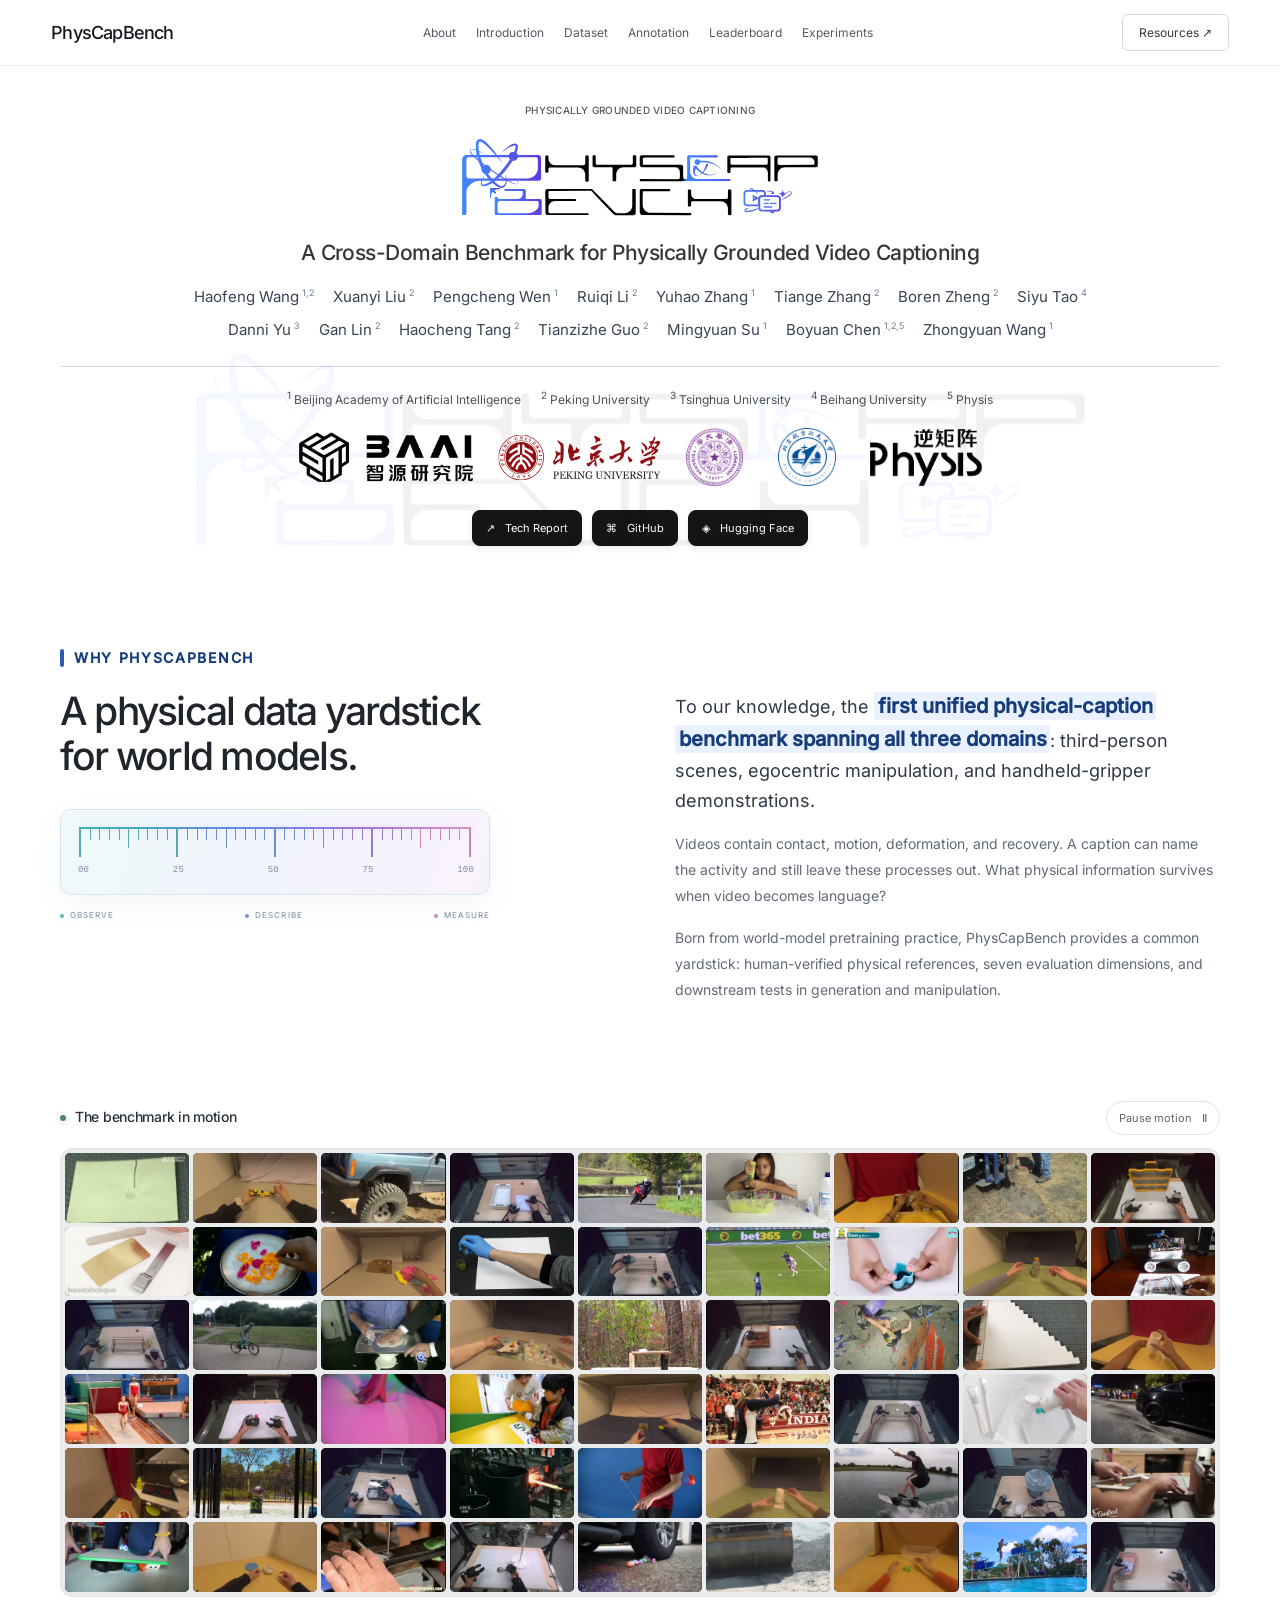
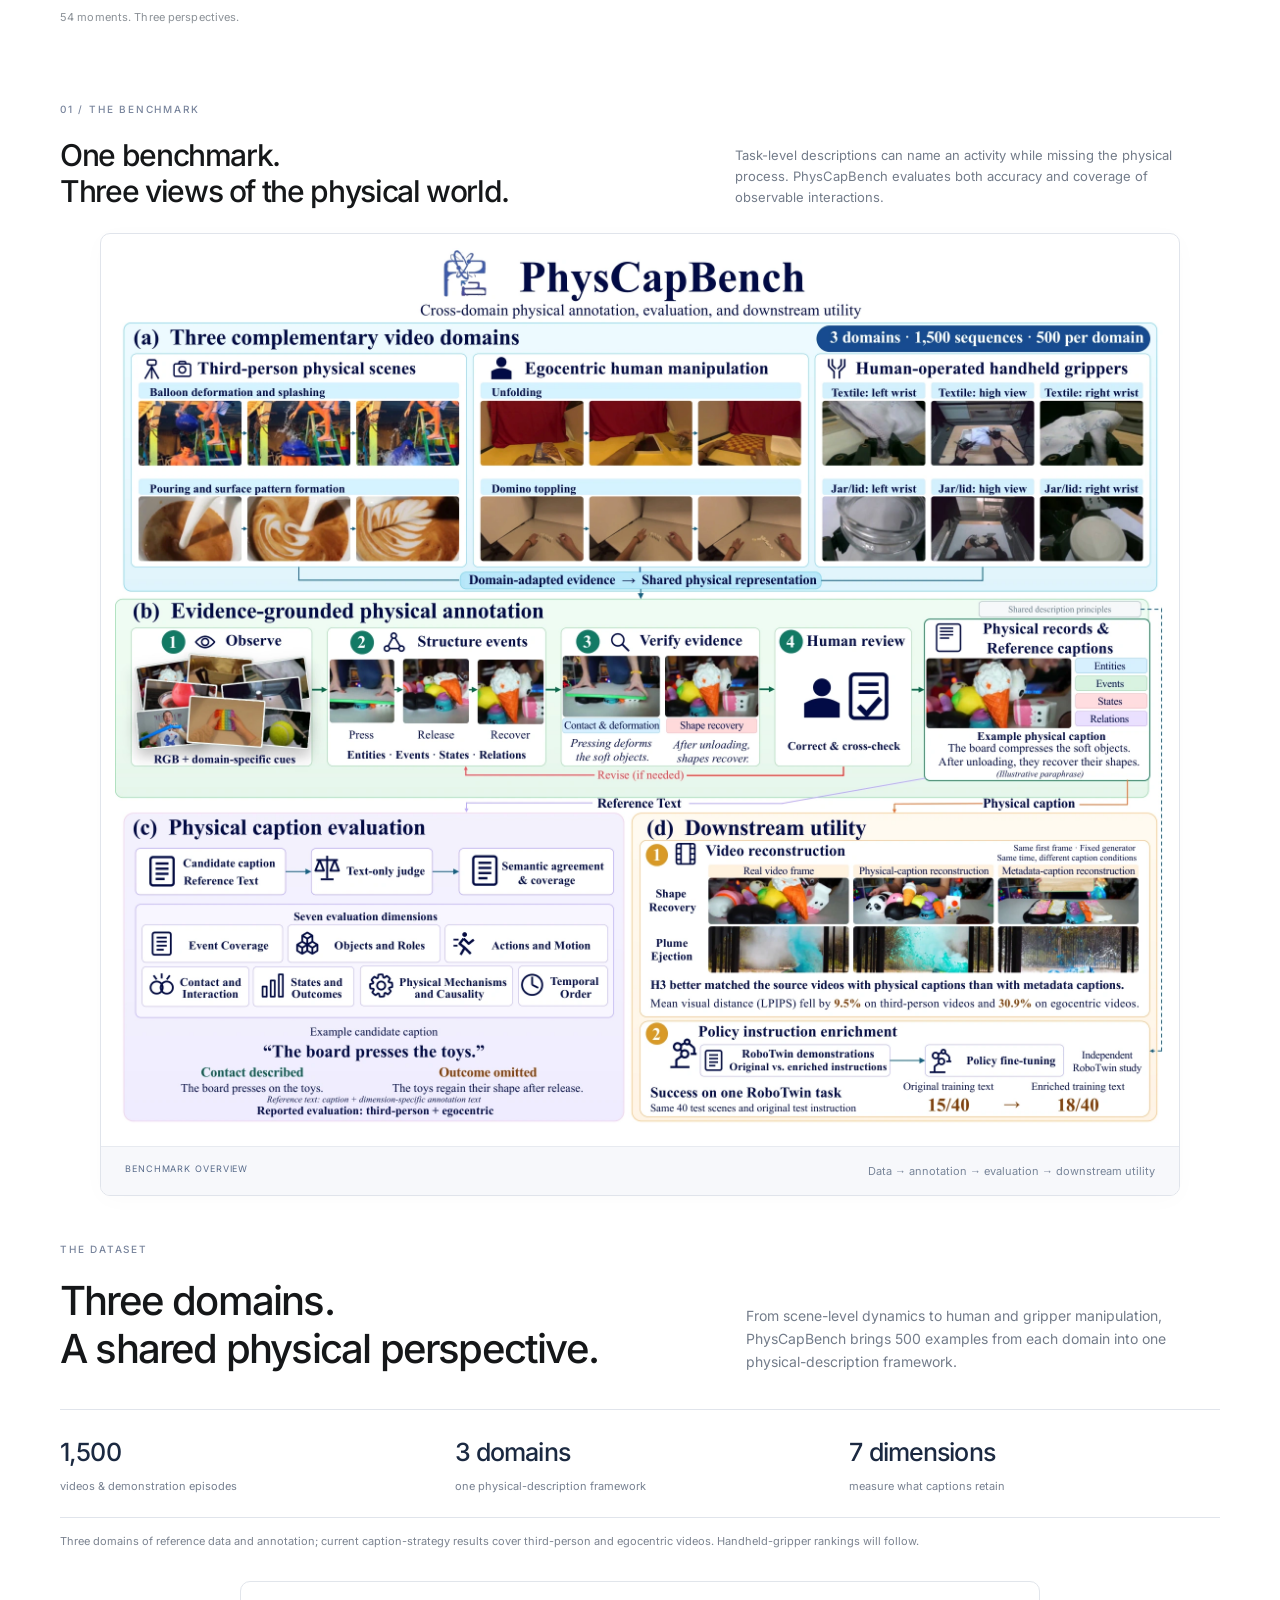
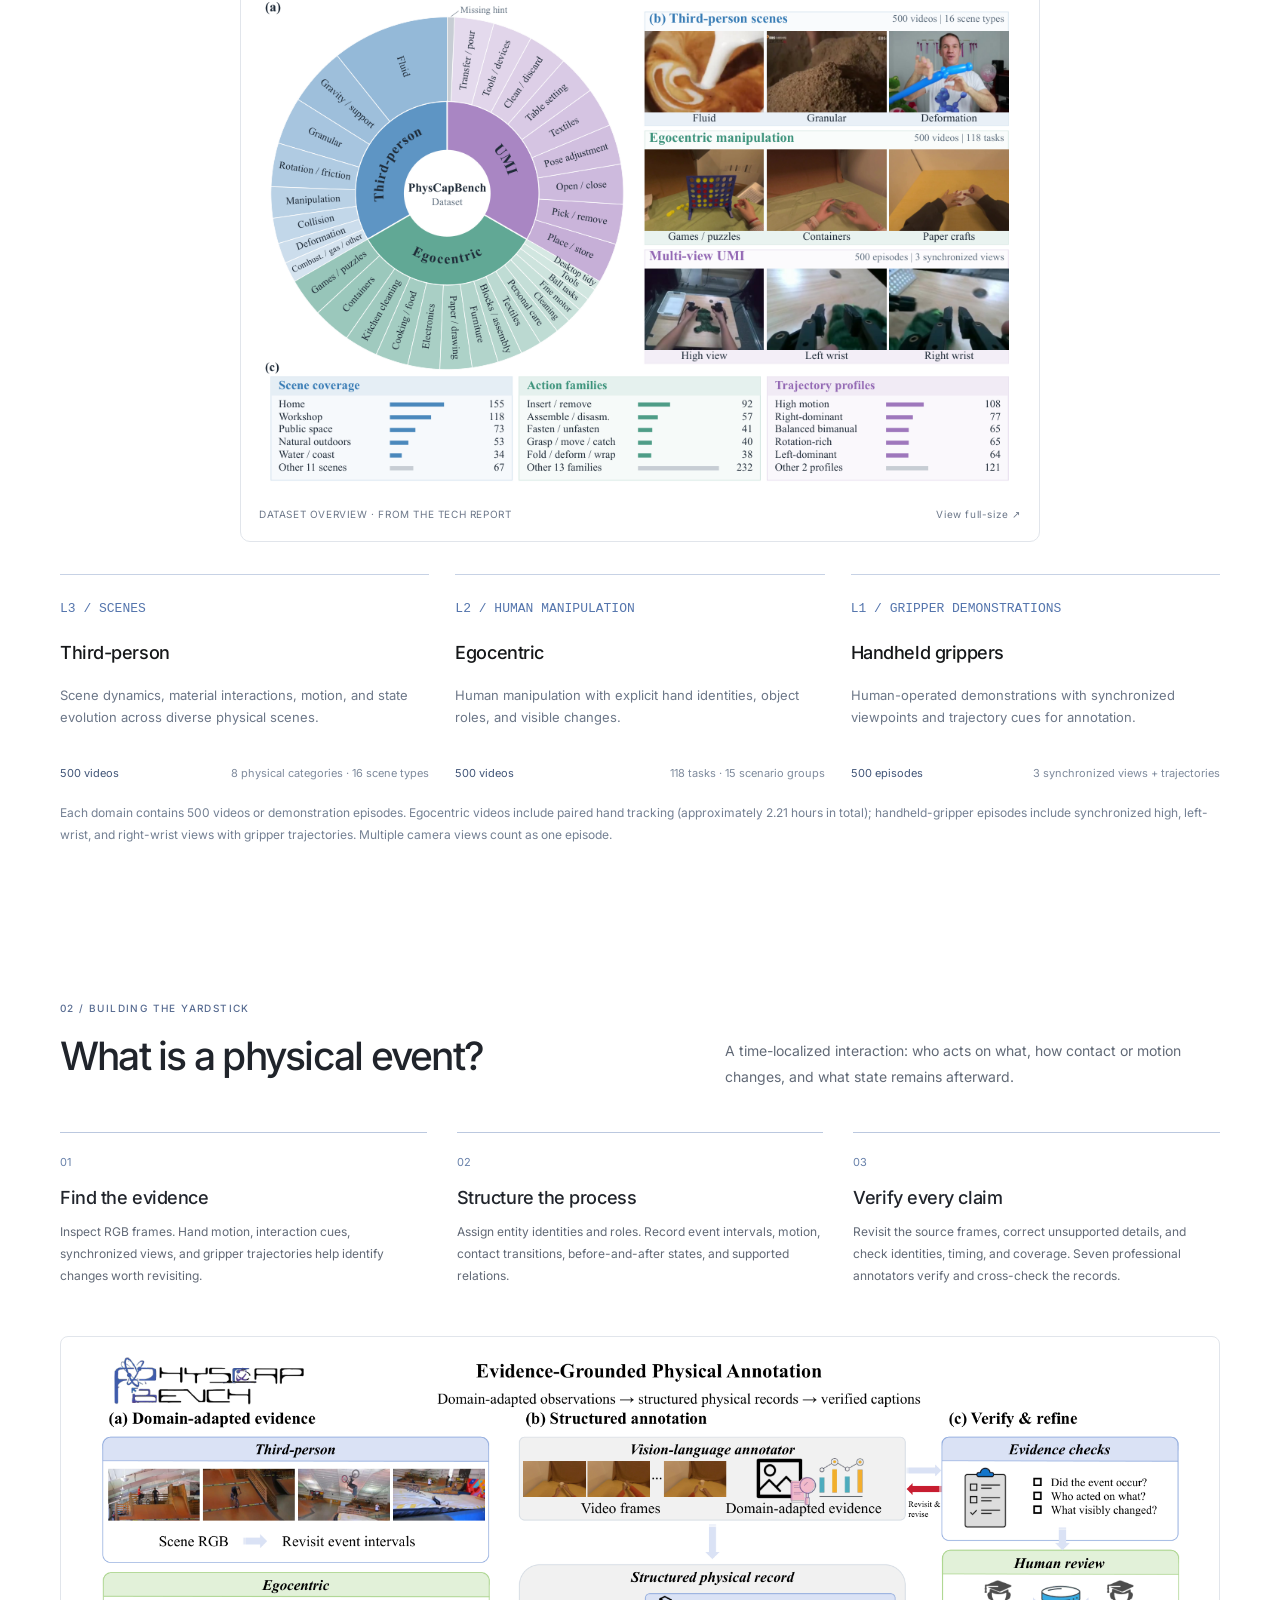
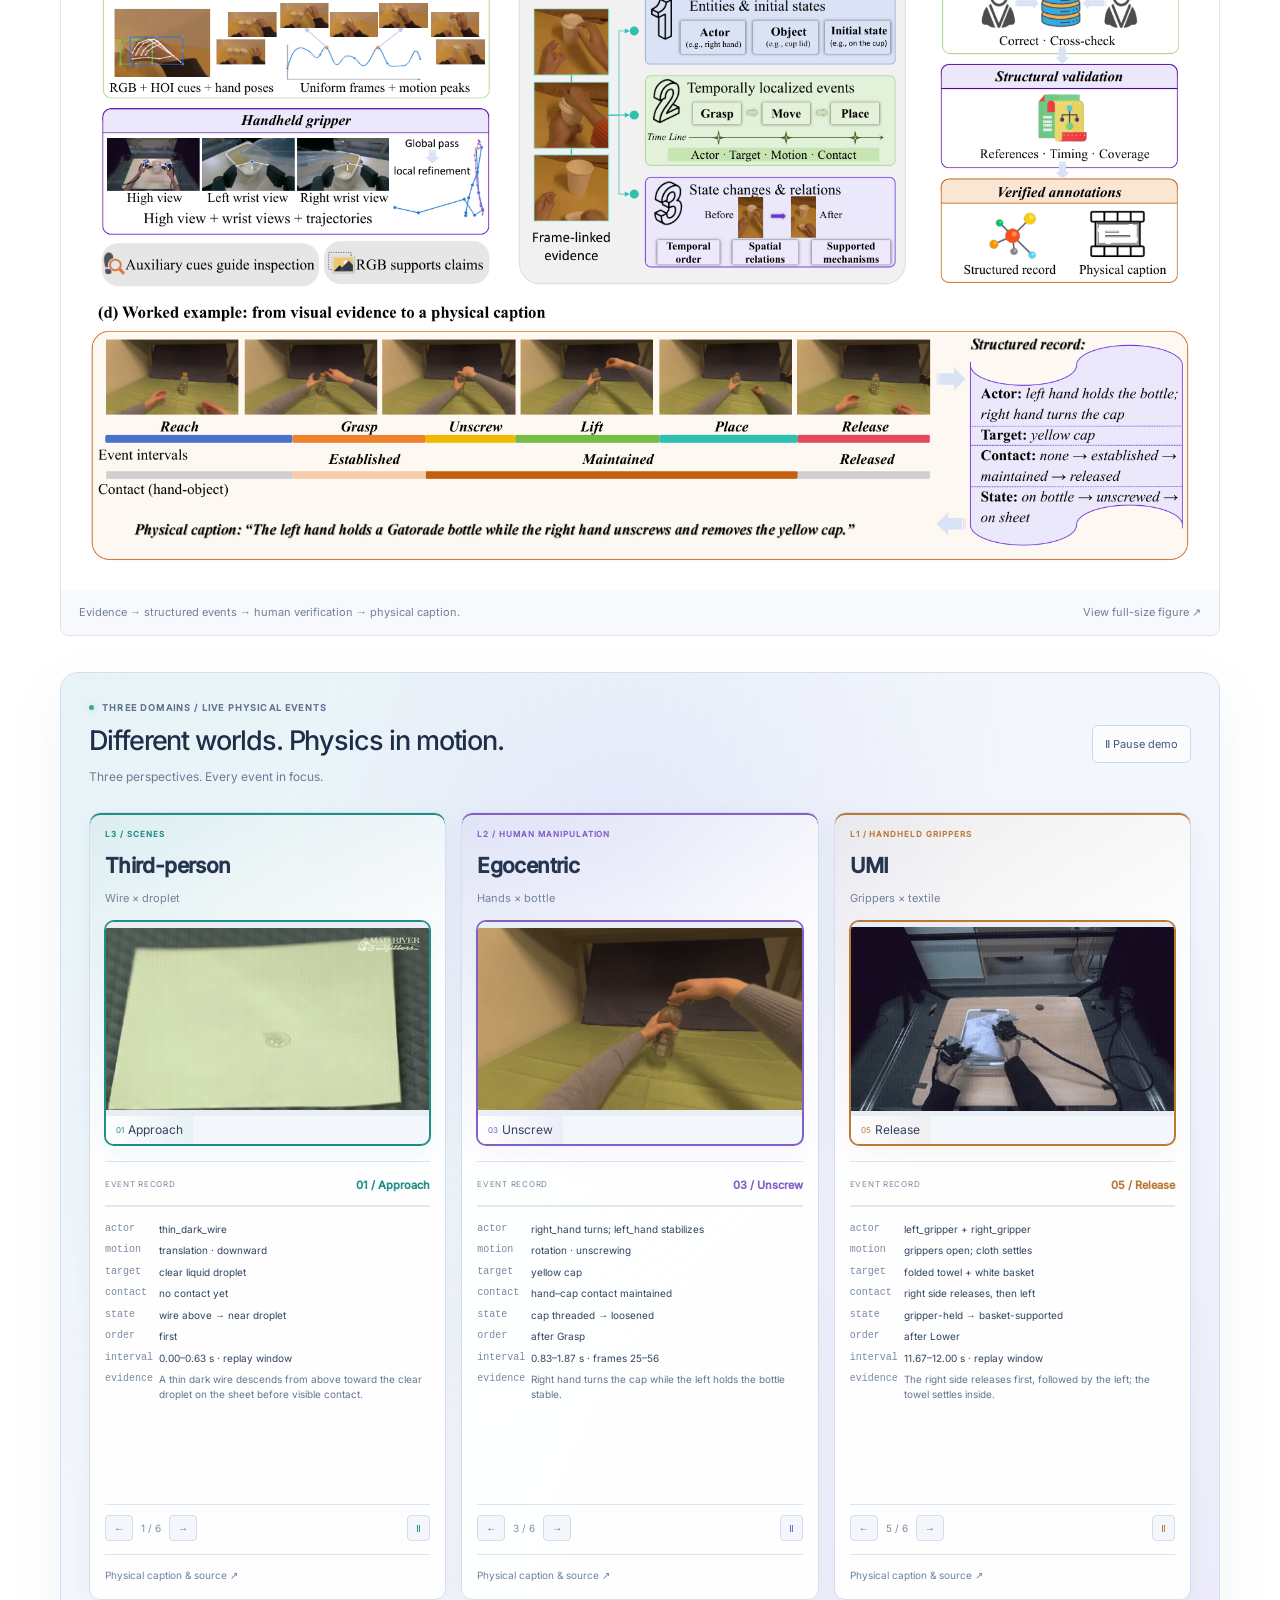
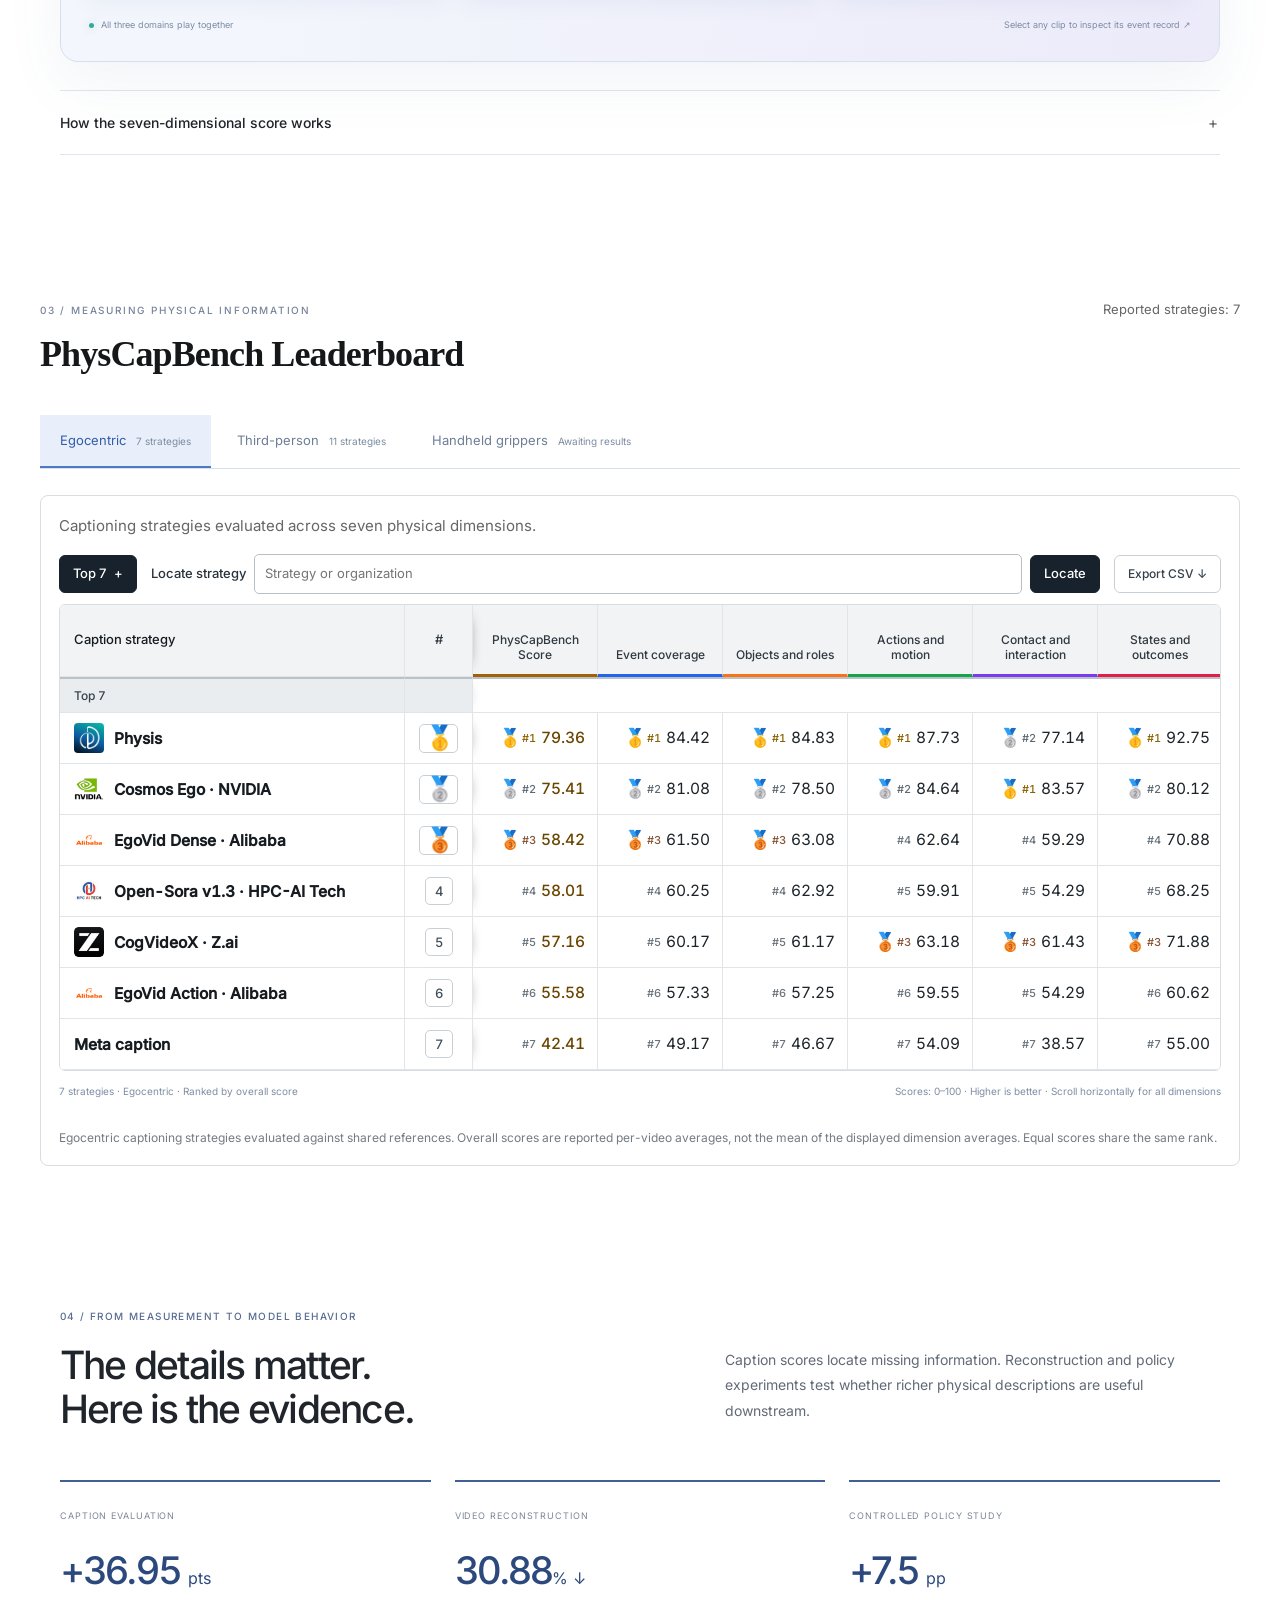
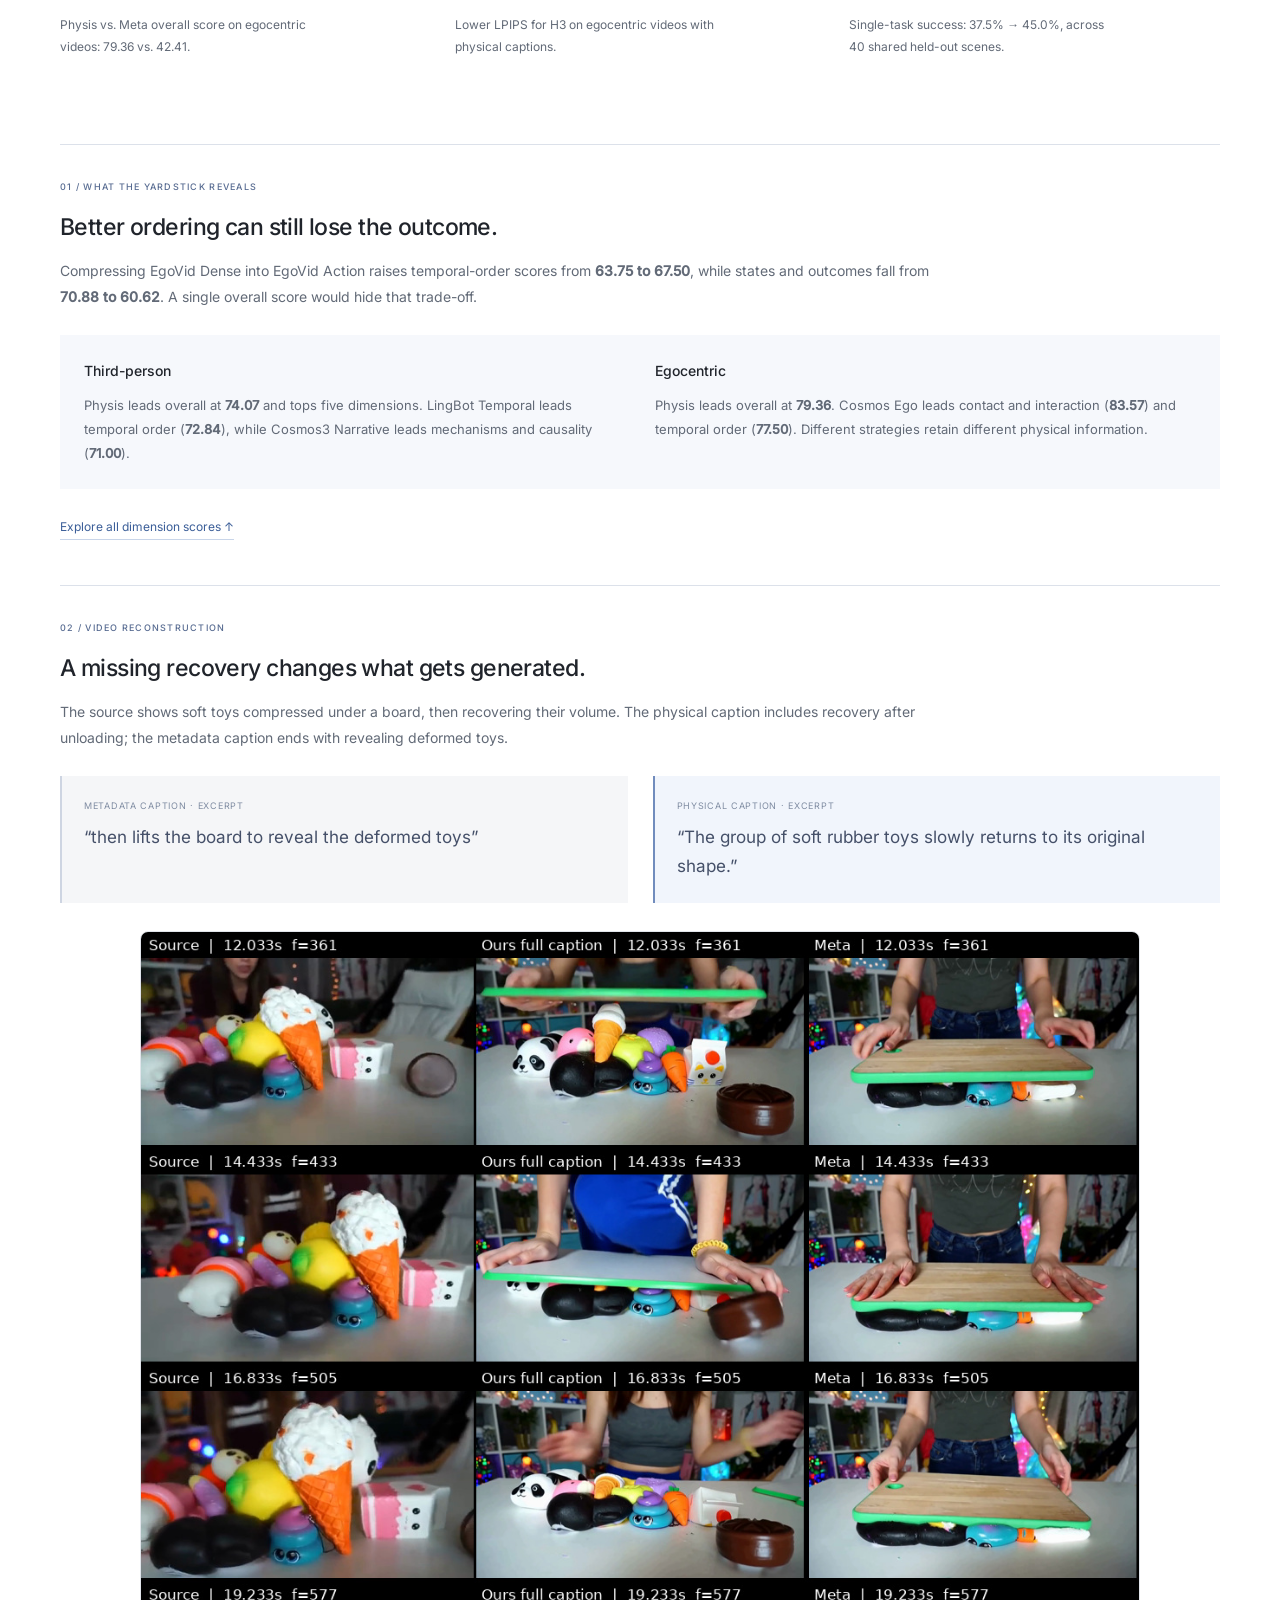
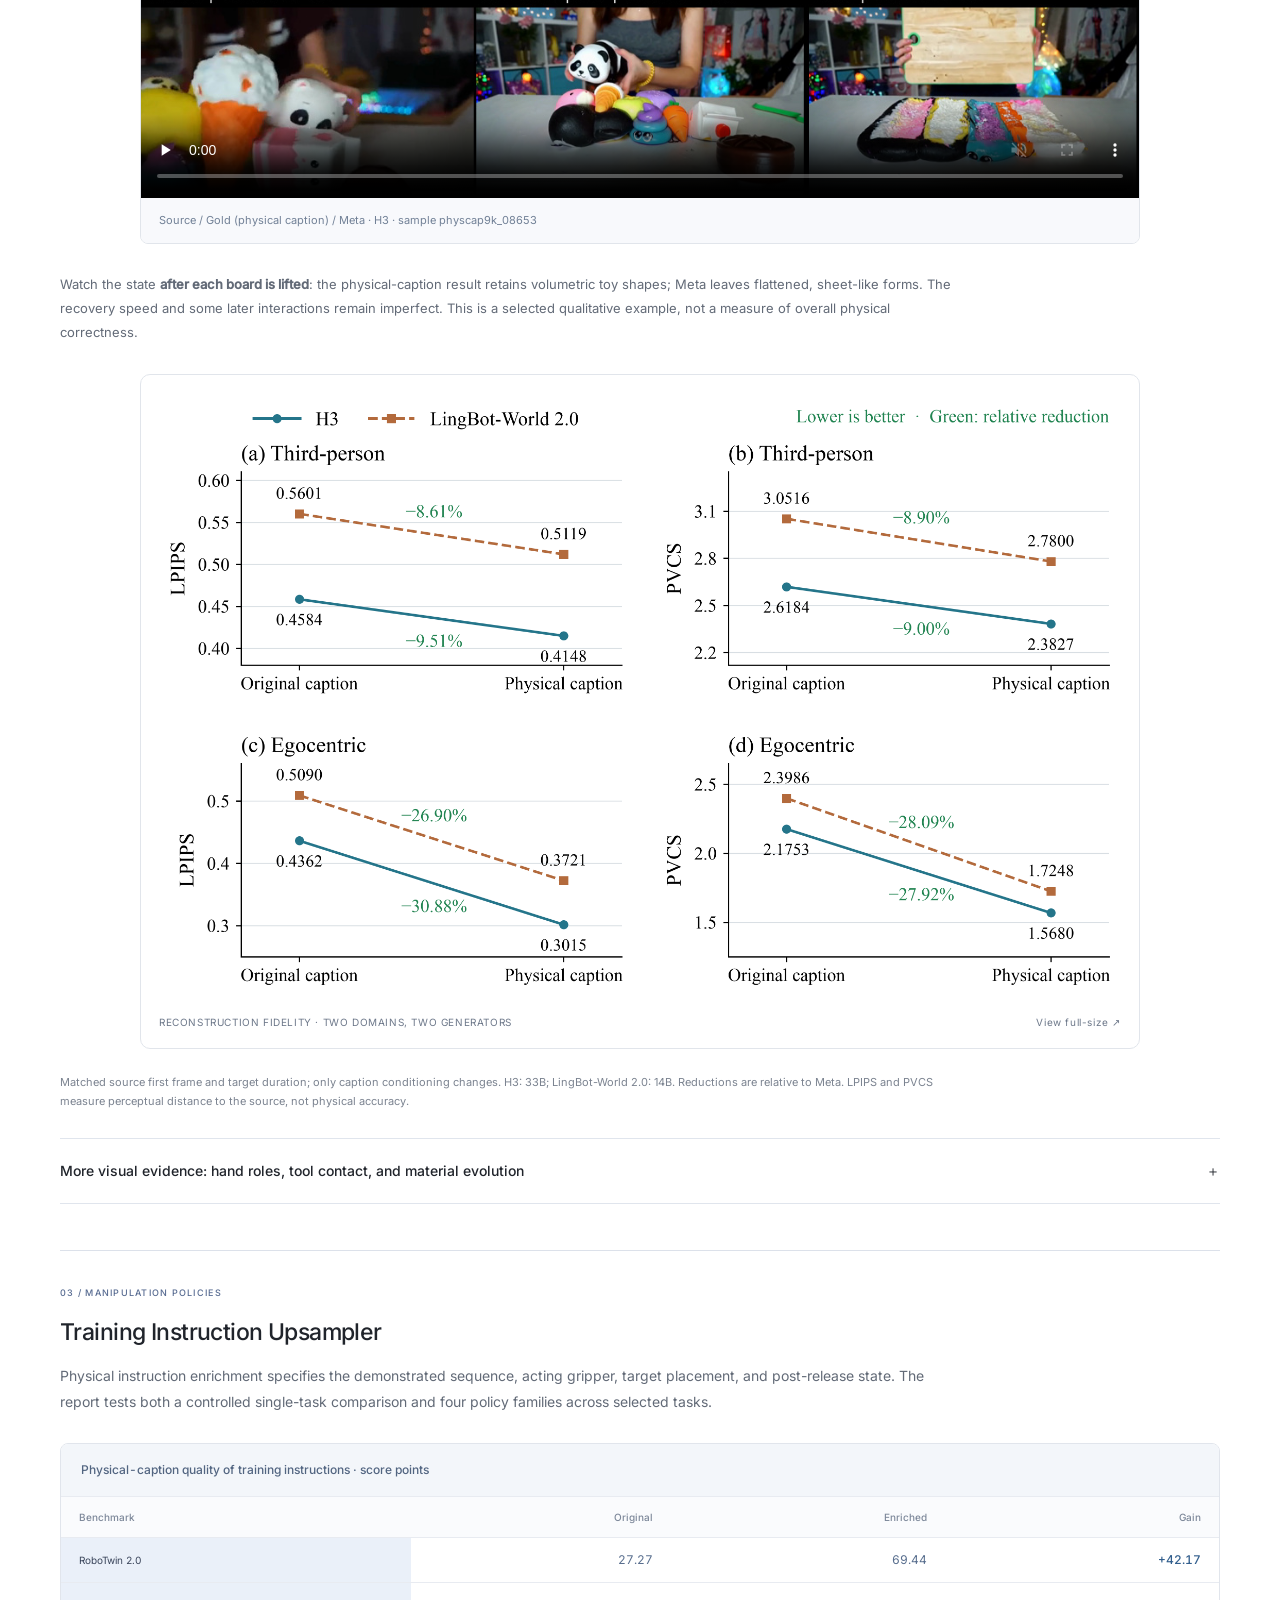
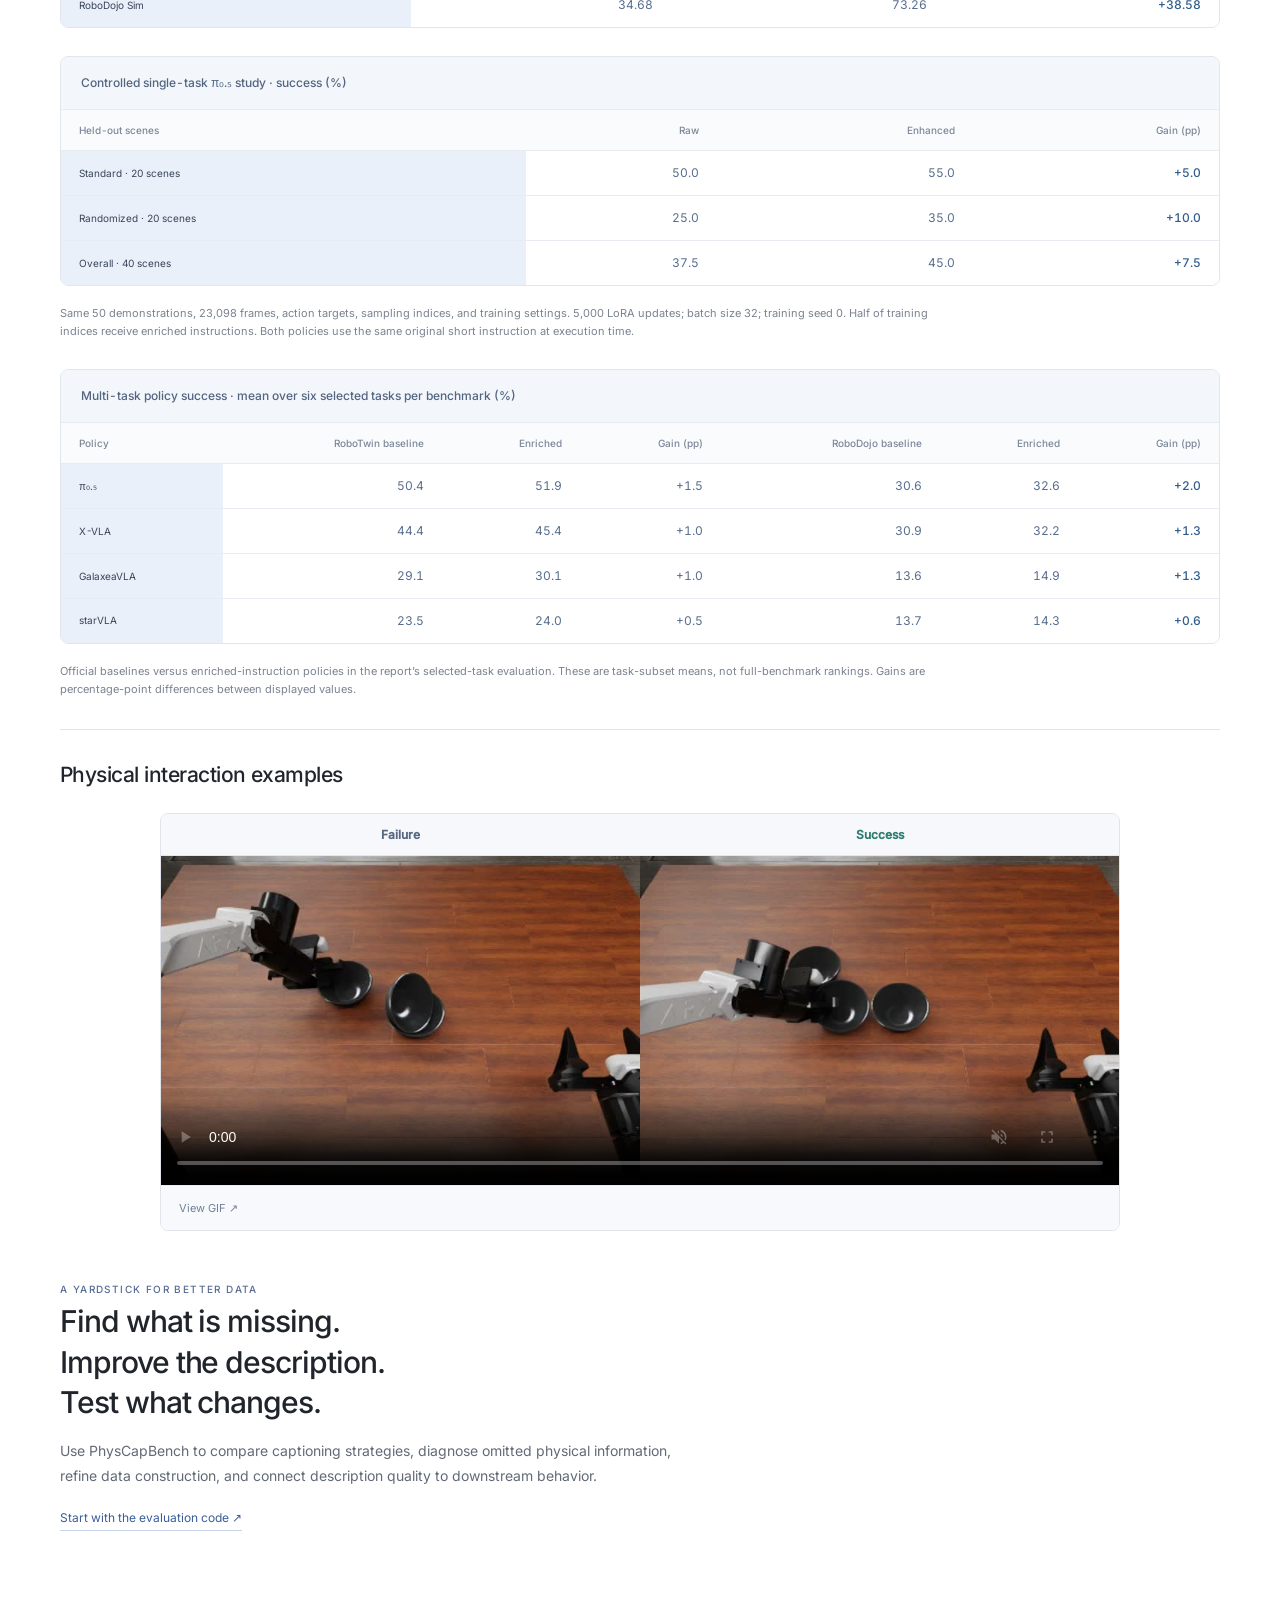
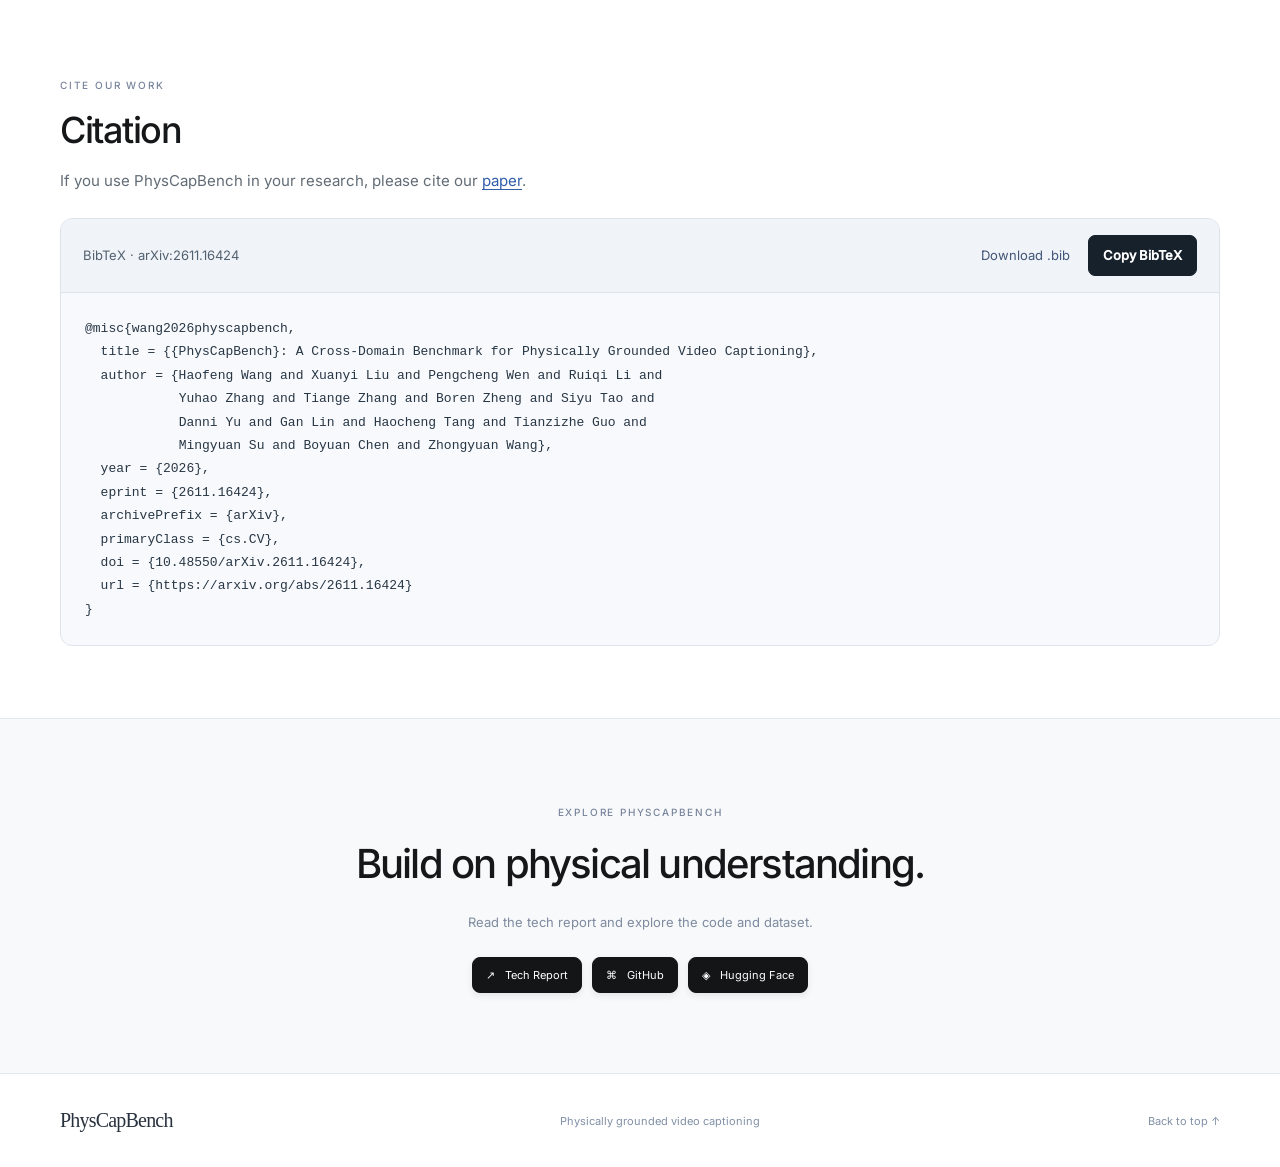
<file: intro.html>
<!doctype html>
<html lang="en"><head><meta charset="utf-8"><meta name="viewport" content="width=device-width,initial-scale=1"><title>PhysCapBench · Physically Grounded Video Captioning</title><meta name="description" content="A cross-domain benchmark for physically grounded video captioning. Explore three data domains, seven evaluation dimensions, and report results."><link rel="stylesheet" href="research.css"><link rel="stylesheet" href="academic.css?v=20261119-citation"><script src="links.js?v=20261113-arxiv" defer></script><script src="research.js?v=20261119-citation" defer></script><script src="mosaic.js" defer></script><script>
try {
  const arrival = Number(sessionStorage.getItem('physcap-about-arrival'));
  sessionStorage.removeItem('physcap-about-arrival');
  if (arrival && Date.now() - arrival < 15000) document.documentElement.classList.add('about-arrival');
} catch {}
</script><style>
html{background:#fff}
html.about-arrival body{animation:aboutContentReveal 800ms cubic-bezier(.215,.61,.355,1) both}
@keyframes aboutContentReveal{from{opacity:0}to{opacity:1}}
@media(prefers-reduced-motion:reduce){html.about-arrival body{animation-duration:160ms}}
</style><link rel="stylesheet" href="story.css?v=20261105-results-figure"><script src="event-examples.js?v=20261104-card-depth" defer></script><script src="story.js?v=20261104-card-depth" defer></script></head>
<body><div class="page-watermark" aria-hidden="true"><img src="assets/physcapbench-logo-20261109.svg" alt="" width="703" height="160"></div><a class="skip" href="#main">Skip to content</a><header class="nav"><a class="brand" href="./" aria-label="Replay PhysCapBench introduction">PhysCapBench</a><nav aria-label="Main navigation"><a class="about-link" href="./?v=20261103-research">About</a><a href="#introduction">Introduction</a><a href="#dataset">Dataset</a><a href="#annotation">Annotation</a><a href="#leaderboard">Leaderboard</a><a href="#experiments">Experiments</a></nav><a class="nav-cta" href="#resources">Resources ↗</a></header>
<main id="main"><section class="hero wrap"><div class="eyebrow">PHYSICALLY GROUNDED VIDEO CAPTIONING</div><h1 class="hero-logo"><img src="assets/physcapbench-logo-20261109.svg" alt="PhysCapBench" width="703" height="160"></h1><p class="paper-title">A Cross-Domain Benchmark for Physically Grounded Video Captioning</p><div class="paper-authors" aria-label="Paper authors"><span class="paper-author">Haofeng Wang<sup>1,2</sup></span><span class="paper-author">Xuanyi Liu<sup>2</sup></span><span class="paper-author">Pengcheng Wen<sup>1</sup></span><span class="paper-author">Ruiqi Li<sup>2</sup></span><span class="paper-author">Yuhao Zhang<sup>1</sup></span><span class="paper-author">Tiange Zhang<sup>2</sup></span><span class="paper-author">Boren Zheng<sup>2</sup></span><span class="paper-author">Siyu Tao<sup>4</sup></span><span class="paper-author">Danni Yu<sup>3</sup></span><span class="paper-author">Gan Lin<sup>2</sup></span><span class="paper-author">Haocheng Tang<sup>2</sup></span><span class="paper-author">Tianzizhe Guo<sup>2</sup></span><span class="paper-author">Mingyuan Su<sup>1</sup></span><span class="paper-author">Boyuan Chen<sup>1,2,5</sup></span><span class="paper-author">Zhongyuan Wang<sup>1</sup></span></div><div class="affiliations" aria-label="Participating institutions"><div class="institution-names"><span><sup>1</sup> Beijing Academy of Artificial Intelligence</span><span><sup>2</sup> Peking University</span><span><sup>3</sup> Tsinghua University</span><span><sup>4</sup> Beihang University</span><span><sup>5</sup> Physis</span></div><div class="institution-logos"><a class="institution-link" href="https://www.baai.ac.cn/zh-cn/" target="_blank" rel="noopener noreferrer"><svg class="institution-lockup baai-lockup" viewBox="30 83 2142 618" role="img" aria-label="Beijing Academy of Artificial Intelligence — 智源研究院"><image href="assets/baai-logo-black.png" width="2172" height="724"/></svg></a><a class="institution-link" href="https://idm.pku.edu.cn/index.htm" target="_blank" rel="noopener noreferrer"><img class="pku-logo" src="assets/pku-logo.svg" alt="Peking University"></a><a class="institution-link" href="https://www.tsinghua.edu.cn/" target="_blank" rel="noopener noreferrer"><img class="institution-seal" src="assets/tsinghua-logo.png" alt="Tsinghua University"></a><a class="institution-link" href="https://www.buaa.edu.cn/" target="_blank" rel="noopener noreferrer"><img class="institution-seal" src="assets/beihang-logo.png" alt="Beihang University"></a><a class="institution-link" href="https://physis-ai.com/" target="_blank" rel="noopener noreferrer"><svg class="institution-lockup physis-lockup" viewBox="414 207 981 499" role="img" aria-label="Physis — 逆矩阵"><image href="assets/physis-logo-black.png" width="1821" height="864"/></svg></a></div></div><div class="resources" data-resources><a class="resource-button" href="https://arxiv.org/abs/2611.16424" target="_blank" rel="noopener noreferrer"><span aria-hidden="true">↗</span> Tech Report</a><a class="resource-button" href="https://github.com/hfwang2001/PhysCapBench" target="_blank" rel="noopener noreferrer"><span aria-hidden="true">⌘</span> GitHub</a><a class="resource-button" href="https://huggingface.co/datasets/hfwang01/PhysCapBench" target="_blank" rel="noopener noreferrer"><span aria-hidden="true">◈</span> Hugging Face</a></div></section>

<section class="story-section wrap" id="introduction" aria-labelledby="intro-title">
<div class="story-eyebrow">WHY PHYSCAPBENCH</div>
<div class="intro-grid"><div><h2 id="intro-title">A physical data yardstick<br>for world models.</h2><div class="ruler ruler-spectrum" aria-hidden="true"><div class="ruler-glass"><div class="ruler-scale"><i class="major"></i><i class="minor"></i><i class="minor"></i><i class="minor"></i><i class="minor"></i><i class="mid"></i><i class="minor"></i><i class="minor"></i><i class="minor"></i><i class="minor"></i><i class="major"></i><i class="minor"></i><i class="minor"></i><i class="minor"></i><i class="minor"></i><i class="mid"></i><i class="minor"></i><i class="minor"></i><i class="minor"></i><i class="minor"></i><i class="major"></i><i class="minor"></i><i class="minor"></i><i class="minor"></i><i class="minor"></i><i class="mid"></i><i class="minor"></i><i class="minor"></i><i class="minor"></i><i class="minor"></i><i class="major"></i><i class="minor"></i><i class="minor"></i><i class="minor"></i><i class="minor"></i><i class="mid"></i><i class="minor"></i><i class="minor"></i><i class="minor"></i><i class="minor"></i><i class="major"></i></div><div class="ruler-values"><span>00</span><span>25</span><span>50</span><span>75</span><span>100</span></div><div class="ruler-sweep"></div><div class="ruler-cursor"></div></div><div class="ruler-steps"><span><i></i>OBSERVE</span><span><i></i>DESCRIBE</span><span><i></i>MEASURE</span></div></div></div>
<div class="intro-copy"><p class="first-claim">To our knowledge, the <strong>first unified physical-caption benchmark spanning all three domains</strong>: third-person scenes, egocentric manipulation, and handheld-gripper demonstrations.</p><p>Videos contain contact, motion, deformation, and recovery. A caption can name the activity and still leave these processes out. What physical information survives when video becomes language?</p><p>Born from world-model pretraining practice, PhysCapBench provides a common yardstick: human-verified physical references, seven evaluation dimensions, and downstream tests in generation and manipulation.</p></div></div>

</section>
<section id="video-wall" class="wrap mosaic-section" aria-label="Benchmark video collection">
<div class="mosaic-heading"><div><span class="mosaic-dot" aria-hidden="true"></span><h2>The benchmark in motion</h2></div><button id="mosaic-toggle" type="button" aria-pressed="false">Pause motion <span aria-hidden="true">Ⅱ</span></button></div>
<div class="mosaic-grid"><button class="mosaic-tile" type="button" data-domain="third" aria-label="Watch Manipulating a droplet — Third-person"><video muted loop playsinline preload="none" poster="assets/mosaic/physcap9k_00252.jpg" data-src="assets/mosaic/physcap9k_00252.mp4" aria-hidden="true"></video><span class="mosaic-caption"><small>Third-person</small><strong>Manipulating a droplet</strong><span aria-hidden="true">↗</span></span></button>
<button class="mosaic-tile" type="button" data-domain="ego" aria-label="Watch Disassembling a structure — Egocentric"><video muted loop playsinline preload="none" poster="assets/mosaic/egodex500_0480.jpg" data-src="assets/mosaic/egodex500_0480.mp4" aria-hidden="true"></video><span class="mosaic-caption"><small>Egocentric</small><strong>Disassembling a structure</strong><span aria-hidden="true">↗</span></span></button>
<button class="mosaic-tile" type="button" data-domain="third" aria-label="Watch Driving through loose sand — Third-person"><video muted loop playsinline preload="none" poster="assets/mosaic/physcap9k_00172.jpg" data-src="assets/mosaic/physcap9k_00172.mp4" aria-hidden="true"></video><span class="mosaic-caption"><small>Third-person</small><strong>Driving through loose sand</strong><span aria-hidden="true">↗</span></span></button>
<button class="mosaic-tile" type="button" data-domain="umi" aria-label="Watch Transferring a textile — Handheld grippers"><video muted loop playsinline preload="none" poster="assets/mosaic/umi500_0297.jpg" data-src="assets/mosaic/umi500_0297.mp4" aria-hidden="true"></video><span class="mosaic-caption"><small>Handheld grippers</small><strong>Transferring a textile</strong><span aria-hidden="true">↗</span></span></button>
<button class="mosaic-tile" type="button" data-domain="third" aria-label="Watch Motorcycle cornering — Third-person"><video muted loop playsinline preload="none" poster="assets/mosaic/physcap9k_01198.jpg" data-src="assets/mosaic/physcap9k_01198.mp4" aria-hidden="true"></video><span class="mosaic-caption"><small>Third-person</small><strong>Motorcycle cornering</strong><span aria-hidden="true">↗</span></span></button>
<button class="mosaic-tile" type="button" data-domain="third" aria-label="Watch Stretching &amp; folding slime — Third-person"><video muted loop playsinline preload="none" poster="assets/mosaic/physcap9k_00031.jpg" data-src="assets/mosaic/physcap9k_00031.mp4" aria-hidden="true"></video><span class="mosaic-caption"><small>Third-person</small><strong>Stretching &amp; folding slime</strong><span aria-hidden="true">↗</span></span></button>
<button class="mosaic-tile" type="button" data-domain="ego" aria-label="Watch Unfolding a chessboard — Egocentric"><video muted loop playsinline preload="none" poster="assets/mosaic/egodex500_0073.jpg" data-src="assets/mosaic/egodex500_0073.mp4" aria-hidden="true"></video><span class="mosaic-caption"><small>Egocentric</small><strong>Unfolding a chessboard</strong><span aria-hidden="true">↗</span></span></button>
<button class="mosaic-tile" type="button" data-domain="third" aria-label="Watch Excavating soil — Third-person"><video muted loop playsinline preload="none" poster="assets/mosaic/physcap9k_00211.jpg" data-src="assets/mosaic/physcap9k_00211.mp4" aria-hidden="true"></video><span class="mosaic-caption"><small>Third-person</small><strong>Excavating soil</strong><span aria-hidden="true">↗</span></span></button>
<button class="mosaic-tile" type="button" data-domain="umi" aria-label="Watch Opening &amp; closing a drawer — Handheld grippers"><video muted loop playsinline preload="none" poster="assets/mosaic/umi500_0067.jpg" data-src="assets/mosaic/umi500_0067.mp4" aria-hidden="true"></video><span class="mosaic-caption"><small>Handheld grippers</small><strong>Opening &amp; closing a drawer</strong><span aria-hidden="true">↗</span></span></button>
<button class="mosaic-tile" type="button" data-domain="third" aria-label="Watch Bending a metal strip — Third-person"><video muted loop playsinline preload="none" poster="assets/mosaic/physcap9k_00735.jpg" data-src="assets/mosaic/physcap9k_00735.mp4" aria-hidden="true"></video><span class="mosaic-caption"><small>Third-person</small><strong>Bending a metal strip</strong><span aria-hidden="true">↗</span></span></button>
<button class="mosaic-tile" type="button" data-domain="third" aria-label="Watch Shredding objects — Third-person"><video muted loop playsinline preload="none" poster="assets/mosaic/physcap9k_00037.jpg" data-src="assets/mosaic/physcap9k_00037.mp4" aria-hidden="true"></video><span class="mosaic-caption"><small>Third-person</small><strong>Shredding objects</strong><span aria-hidden="true">↗</span></span></button>
<button class="mosaic-tile" type="button" data-domain="ego" aria-label="Watch Collecting objects into a box — Egocentric"><video muted loop playsinline preload="none" poster="assets/mosaic/egodex500_0283.jpg" data-src="assets/mosaic/egodex500_0283.mp4" aria-hidden="true"></video><span class="mosaic-caption"><small>Egocentric</small><strong>Collecting objects into a box</strong><span aria-hidden="true">↗</span></span></button>
<button class="mosaic-tile" type="button" data-domain="third" aria-label="Watch Spreading liquid with a brush — Third-person"><video muted loop playsinline preload="none" poster="assets/mosaic/physcap9k_00210.jpg" data-src="assets/mosaic/physcap9k_00210.mp4" aria-hidden="true"></video><span class="mosaic-caption"><small>Third-person</small><strong>Spreading liquid with a brush</strong><span aria-hidden="true">↗</span></span></button>
<button class="mosaic-tile" type="button" data-domain="umi" aria-label="Watch Coordinated gripper manipulation — Handheld grippers"><video muted loop playsinline preload="none" poster="assets/mosaic/umi500_0004.jpg" data-src="assets/mosaic/umi500_0004.mp4" aria-hidden="true"></video><span class="mosaic-caption"><small>Handheld grippers</small><strong>Coordinated gripper manipulation</strong><span aria-hidden="true">↗</span></span></button>
<button class="mosaic-tile" type="button" data-domain="third" aria-label="Watch Ball deflection — Third-person"><video muted loop playsinline preload="none" poster="assets/mosaic/physcap9k_00852.jpg" data-src="assets/mosaic/physcap9k_00852.mp4" aria-hidden="true"></video><span class="mosaic-caption"><small>Third-person</small><strong>Ball deflection</strong><span aria-hidden="true">↗</span></span></button>
<button class="mosaic-tile" type="button" data-domain="third" aria-label="Watch Shaping modeling clay — Third-person"><video muted loop playsinline preload="none" poster="assets/mosaic/physcap9k_00177.jpg" data-src="assets/mosaic/physcap9k_00177.mp4" aria-hidden="true"></video><span class="mosaic-caption"><small>Third-person</small><strong>Shaping modeling clay</strong><span aria-hidden="true">↗</span></span></button>
<button class="mosaic-tile" type="button" data-domain="ego" aria-label="Watch Unscrewing a bottle cap — Egocentric"><video muted loop playsinline preload="none" poster="assets/mosaic/egodex500_0494.jpg" data-src="assets/mosaic/egodex500_0494.mp4" aria-hidden="true"></video><span class="mosaic-caption"><small>Egocentric</small><strong>Unscrewing a bottle cap</strong><span aria-hidden="true">↗</span></span></button>
<button class="mosaic-tile" type="button" data-domain="third" aria-label="Watch Tracked robot motion — Third-person"><video muted loop playsinline preload="none" poster="assets/mosaic/physcap9k_01873.jpg" data-src="assets/mosaic/physcap9k_01873.mp4" aria-hidden="true"></video><span class="mosaic-caption"><small>Third-person</small><strong>Tracked robot motion</strong><span aria-hidden="true">↗</span></span></button>
<button class="mosaic-tile" type="button" data-domain="umi" aria-label="Watch Placing items into a basket — Handheld grippers"><video muted loop playsinline preload="none" poster="assets/mosaic/umi500_0014.jpg" data-src="assets/mosaic/umi500_0014.mp4" aria-hidden="true"></video><span class="mosaic-caption"><small>Handheld grippers</small><strong>Placing items into a basket</strong><span aria-hidden="true">↗</span></span></button>
<button class="mosaic-tile" type="button" data-domain="third" aria-label="Watch Bicycle balance — Third-person"><video muted loop playsinline preload="none" poster="assets/mosaic/physcap9k_00333.jpg" data-src="assets/mosaic/physcap9k_00333.mp4" aria-hidden="true"></video><span class="mosaic-caption"><small>Third-person</small><strong>Bicycle balance</strong><span aria-hidden="true">↗</span></span></button>
<button class="mosaic-tile" type="button" data-domain="third" aria-label="Watch Fluid under vibration — Third-person"><video muted loop playsinline preload="none" poster="assets/mosaic/physcap9k_00144.jpg" data-src="assets/mosaic/physcap9k_00144.mp4" aria-hidden="true"></video><span class="mosaic-caption"><small>Third-person</small><strong>Fluid under vibration</strong><span aria-hidden="true">↗</span></span></button>
<button class="mosaic-tile" type="button" data-domain="ego" aria-label="Watch Peeling &amp; placing a sticker — Egocentric"><video muted loop playsinline preload="none" poster="assets/mosaic/egodex500_0302.jpg" data-src="assets/mosaic/egodex500_0302.mp4" aria-hidden="true"></video><span class="mosaic-caption"><small>Egocentric</small><strong>Peeling &amp; placing a sticker</strong><span aria-hidden="true">↗</span></span></button>
<button class="mosaic-tile" type="button" data-domain="third" aria-label="Watch Combustion &amp; smoke — Third-person"><video muted loop playsinline preload="none" poster="assets/mosaic/physcap9k_00058.jpg" data-src="assets/mosaic/physcap9k_00058.mp4" aria-hidden="true"></video><span class="mosaic-caption"><small>Third-person</small><strong>Combustion &amp; smoke</strong><span aria-hidden="true">↗</span></span></button>
<button class="mosaic-tile" type="button" data-domain="umi" aria-label="Watch Placing into a compartment — Handheld grippers"><video muted loop playsinline preload="none" poster="assets/mosaic/umi500_0141.jpg" data-src="assets/mosaic/umi500_0141.mp4" aria-hidden="true"></video><span class="mosaic-caption"><small>Handheld grippers</small><strong>Placing into a compartment</strong><span aria-hidden="true">↗</span></span></button>
<button class="mosaic-tile" type="button" data-domain="third" aria-label="Watch Climbing &amp; rope suspension — Third-person"><video muted loop playsinline preload="none" poster="assets/mosaic/physcap9k_05057.jpg" data-src="assets/mosaic/physcap9k_05057.mp4" aria-hidden="true"></video><span class="mosaic-caption"><small>Third-person</small><strong>Climbing &amp; rope suspension</strong><span aria-hidden="true">↗</span></span></button>
<button class="mosaic-tile" type="button" data-domain="third" aria-label="Watch Cutting &amp; folding foam — Third-person"><video muted loop playsinline preload="none" poster="assets/mosaic/physcap9k_00371.jpg" data-src="assets/mosaic/physcap9k_00371.mp4" aria-hidden="true"></video><span class="mosaic-caption"><small>Third-person</small><strong>Cutting &amp; folding foam</strong><span aria-hidden="true">↗</span></span></button>
<button class="mosaic-tile" type="button" data-domain="ego" aria-label="Watch Assembling a lampshade — Egocentric"><video muted loop playsinline preload="none" poster="assets/mosaic/egodex500_0473.jpg" data-src="assets/mosaic/egodex500_0473.mp4" aria-hidden="true"></video><span class="mosaic-caption"><small>Egocentric</small><strong>Assembling a lampshade</strong><span aria-hidden="true">↗</span></span></button>
<button class="mosaic-tile" type="button" data-domain="third" aria-label="Watch Vaulting &amp; landing — Third-person"><video muted loop playsinline preload="none" poster="assets/mosaic/physcap9k_00283.jpg" data-src="assets/mosaic/physcap9k_00283.mp4" aria-hidden="true"></video><span class="mosaic-caption"><small>Third-person</small><strong>Vaulting &amp; landing</strong><span aria-hidden="true">↗</span></span></button>
<button class="mosaic-tile" type="button" data-domain="umi" aria-label="Watch Grasping &amp; manipulating objects — Handheld grippers"><video muted loop playsinline preload="none" poster="assets/mosaic/umi500_0047.jpg" data-src="assets/mosaic/umi500_0047.mp4" aria-hidden="true"></video><span class="mosaic-caption"><small>Handheld grippers</small><strong>Grasping &amp; manipulating objects</strong><span aria-hidden="true">↗</span></span></button>
<button class="mosaic-tile" type="button" data-domain="third" aria-label="Watch Memory foam deformation — Third-person"><video muted loop playsinline preload="none" poster="assets/mosaic/physcap9k_02443.jpg" data-src="assets/mosaic/physcap9k_02443.mp4" aria-hidden="true"></video><span class="mosaic-caption"><small>Third-person</small><strong>Memory foam deformation</strong><span aria-hidden="true">↗</span></span></button>
<button class="mosaic-tile" type="button" data-domain="third" aria-label="Watch Ball &amp; pin collision — Third-person"><video muted loop playsinline preload="none" poster="assets/mosaic/physcap9k_00695.jpg" data-src="assets/mosaic/physcap9k_00695.mp4" aria-hidden="true"></video><span class="mosaic-caption"><small>Third-person</small><strong>Ball &amp; pin collision</strong><span aria-hidden="true">↗</span></span></button>
<button class="mosaic-tile" type="button" data-domain="ego" aria-label="Watch Stacking objects — Egocentric"><video muted loop playsinline preload="none" poster="assets/mosaic/egodex500_0426.jpg" data-src="assets/mosaic/egodex500_0426.mp4" aria-hidden="true"></video><span class="mosaic-caption"><small>Egocentric</small><strong>Stacking objects</strong><span aria-hidden="true">↗</span></span></button>
<button class="mosaic-tile" type="button" data-domain="third" aria-label="Watch Volleyball trajectories — Third-person"><video muted loop playsinline preload="none" poster="assets/mosaic/physcap9k_01001.jpg" data-src="assets/mosaic/physcap9k_01001.mp4" aria-hidden="true"></video><span class="mosaic-caption"><small>Third-person</small><strong>Volleyball trajectories</strong><span aria-hidden="true">↗</span></span></button>
<button class="mosaic-tile" type="button" data-domain="umi" aria-label="Watch Lifting a lid — Handheld grippers"><video muted loop playsinline preload="none" poster="assets/mosaic/umi500_0082.jpg" data-src="assets/mosaic/umi500_0082.mp4" aria-hidden="true"></video><span class="mosaic-caption"><small>Handheld grippers</small><strong>Lifting a lid</strong><span aria-hidden="true">↗</span></span></button>
<button class="mosaic-tile" type="button" data-domain="third" aria-label="Watch Pouring &amp; spreading paint — Third-person"><video muted loop playsinline preload="none" poster="assets/mosaic/physcap9k_00012.jpg" data-src="assets/mosaic/physcap9k_00012.mp4" aria-hidden="true"></video><span class="mosaic-caption"><small>Third-person</small><strong>Pouring &amp; spreading paint</strong><span aria-hidden="true">↗</span></span></button>
<button class="mosaic-tile" type="button" data-domain="third" aria-label="Watch Tire friction &amp; smoke — Third-person"><video muted loop playsinline preload="none" poster="assets/mosaic/physcap9k_00284.jpg" data-src="assets/mosaic/physcap9k_00284.mp4" aria-hidden="true"></video><span class="mosaic-caption"><small>Third-person</small><strong>Tire friction &amp; smoke</strong><span aria-hidden="true">↗</span></span></button>
<button class="mosaic-tile" type="button" data-domain="ego" aria-label="Watch Cooking at a stovetop — Egocentric"><video muted loop playsinline preload="none" poster="assets/mosaic/egodex500_0332.jpg" data-src="assets/mosaic/egodex500_0332.mp4" aria-hidden="true"></video><span class="mosaic-caption"><small>Egocentric</small><strong>Cooking at a stovetop</strong><span aria-hidden="true">↗</span></span></button>
<button class="mosaic-tile" type="button" data-domain="third" aria-label="Watch Ejection &amp; motion — Third-person"><video muted loop playsinline preload="none" poster="assets/mosaic/physcap9k_09822.jpg" data-src="assets/mosaic/physcap9k_09822.mp4" aria-hidden="true"></video><span class="mosaic-caption"><small>Third-person</small><strong>Ejection &amp; motion</strong><span aria-hidden="true">↗</span></span></button>
<button class="mosaic-tile" type="button" data-domain="umi" aria-label="Watch Opening a storage box — Handheld grippers"><video muted loop playsinline preload="none" poster="assets/mosaic/umi500_0083.jpg" data-src="assets/mosaic/umi500_0083.mp4" aria-hidden="true"></video><span class="mosaic-caption"><small>Handheld grippers</small><strong>Opening a storage box</strong><span aria-hidden="true">↗</span></span></button>
<button class="mosaic-tile" type="button" data-domain="third" aria-label="Watch Heating &amp; quenching metal — Third-person"><video muted loop playsinline preload="none" poster="assets/mosaic/physcap9k_01711.jpg" data-src="assets/mosaic/physcap9k_01711.mp4" aria-hidden="true"></video><span class="mosaic-caption"><small>Third-person</small><strong>Heating &amp; quenching metal</strong><span aria-hidden="true">↗</span></span></button>
<button class="mosaic-tile" type="button" data-domain="third" aria-label="Watch Yo-yo rotation &amp; string tension — Third-person"><video muted loop playsinline preload="none" poster="assets/mosaic/physcap9k_01063.jpg" data-src="assets/mosaic/physcap9k_01063.mp4" aria-hidden="true"></video><span class="mosaic-caption"><small>Third-person</small><strong>Yo-yo rotation &amp; string tension</strong><span aria-hidden="true">↗</span></span></button>
<button class="mosaic-tile" type="button" data-domain="ego" aria-label="Watch Separating connected parts — Egocentric"><video muted loop playsinline preload="none" poster="assets/mosaic/egodex500_0289.jpg" data-src="assets/mosaic/egodex500_0289.mp4" aria-hidden="true"></video><span class="mosaic-caption"><small>Egocentric</small><strong>Separating connected parts</strong><span aria-hidden="true">↗</span></span></button>
<button class="mosaic-tile" type="button" data-domain="third" aria-label="Watch Wakeboarding over a ramp — Third-person"><video muted loop playsinline preload="none" poster="assets/mosaic/physcap9k_00324.jpg" data-src="assets/mosaic/physcap9k_00324.mp4" aria-hidden="true"></video><span class="mosaic-caption"><small>Third-person</small><strong>Wakeboarding over a ramp</strong><span aria-hidden="true">↗</span></span></button>
<button class="mosaic-tile" type="button" data-domain="umi" aria-label="Watch Clearing a tabletop — Handheld grippers"><video muted loop playsinline preload="none" poster="assets/mosaic/umi500_0027.jpg" data-src="assets/mosaic/umi500_0027.mp4" aria-hidden="true"></video><span class="mosaic-caption"><small>Handheld grippers</small><strong>Clearing a tabletop</strong><span aria-hidden="true">↗</span></span></button>
<button class="mosaic-tile" type="button" data-domain="third" aria-label="Watch Sanding wood — Third-person"><video muted loop playsinline preload="none" poster="assets/mosaic/physcap9k_00143.jpg" data-src="assets/mosaic/physcap9k_00143.mp4" aria-hidden="true"></video><span class="mosaic-caption"><small>Third-person</small><strong>Sanding wood</strong><span aria-hidden="true">↗</span></span></button>
<button class="mosaic-tile" type="button" data-domain="third" aria-label="Watch Compression &amp; recovery — Third-person"><video muted loop playsinline preload="none" poster="assets/mosaic/physcap9k_08653.jpg" data-src="assets/mosaic/physcap9k_08653.mp4" aria-hidden="true"></video><span class="mosaic-caption"><small>Third-person</small><strong>Compression &amp; recovery</strong><span aria-hidden="true">↗</span></span></button>
<button class="mosaic-tile" type="button" data-domain="ego" aria-label="Watch Wrapping with foil — Egocentric"><video muted loop playsinline preload="none" poster="assets/mosaic/egodex500_0164.jpg" data-src="assets/mosaic/egodex500_0164.mp4" aria-hidden="true"></video><span class="mosaic-caption"><small>Egocentric</small><strong>Wrapping with foil</strong><span aria-hidden="true">↗</span></span></button>
<button class="mosaic-tile" type="button" data-domain="third" aria-label="Watch Drilling &amp; material removal — Third-person"><video muted loop playsinline preload="none" poster="assets/mosaic/physcap9k_02537.jpg" data-src="assets/mosaic/physcap9k_02537.mp4" aria-hidden="true"></video><span class="mosaic-caption"><small>Third-person</small><strong>Drilling &amp; material removal</strong><span aria-hidden="true">↗</span></span></button>
<button class="mosaic-tile" type="button" data-domain="umi" aria-label="Watch Placing a ring on a stand — Handheld grippers"><video muted loop playsinline preload="none" poster="assets/mosaic/umi500_0195.jpg" data-src="assets/mosaic/umi500_0195.mp4" aria-hidden="true"></video><span class="mosaic-caption"><small>Handheld grippers</small><strong>Placing a ring on a stand</strong><span aria-hidden="true">↗</span></span></button>
<button class="mosaic-tile" type="button" data-domain="third" aria-label="Watch Compression under a rolling tire — Third-person"><video muted loop playsinline preload="none" poster="assets/mosaic/physcap9k_01000.jpg" data-src="assets/mosaic/physcap9k_01000.mp4" aria-hidden="true"></video><span class="mosaic-caption"><small>Third-person</small><strong>Compression under a rolling tire</strong><span aria-hidden="true">↗</span></span></button>
<button class="mosaic-tile" type="button" data-domain="third" aria-label="Watch Surface compaction — Third-person"><video muted loop playsinline preload="none" poster="assets/mosaic/physcap9k_02382.jpg" data-src="assets/mosaic/physcap9k_02382.mp4" aria-hidden="true"></video><span class="mosaic-caption"><small>Third-person</small><strong>Surface compaction</strong><span aria-hidden="true">↗</span></span></button>
<button class="mosaic-tile" type="button" data-domain="ego" aria-label="Watch Picking &amp; placing an object — Egocentric"><video muted loop playsinline preload="none" poster="assets/mosaic/egodex500_0108.jpg" data-src="assets/mosaic/egodex500_0108.mp4" aria-hidden="true"></video><span class="mosaic-caption"><small>Egocentric</small><strong>Picking &amp; placing an object</strong><span aria-hidden="true">↗</span></span></button>
<button class="mosaic-tile" type="button" data-domain="third" aria-label="Watch Diving &amp; water impact — Third-person"><video muted loop playsinline preload="none" poster="assets/mosaic/physcap9k_00257.jpg" data-src="assets/mosaic/physcap9k_00257.mp4" aria-hidden="true"></video><span class="mosaic-caption"><small>Third-person</small><strong>Diving &amp; water impact</strong><span aria-hidden="true">↗</span></span></button>
<button class="mosaic-tile" type="button" data-domain="umi" aria-label="Watch Folding &amp; storing fabric — Handheld grippers"><video muted loop playsinline preload="none" poster="assets/mosaic/umi500_0279.jpg" data-src="assets/mosaic/umi500_0279.mp4" aria-hidden="true"></video><span class="mosaic-caption"><small>Handheld grippers</small><strong>Folding &amp; storing fabric</strong><span aria-hidden="true">↗</span></span></button></div>
<div class="mosaic-footer"><span>54 moments. Three perspectives.</span></div>
<dialog id="clip-dialog" aria-labelledby="clip-title"><div class="clip-heading"><div><span id="clip-domain"></span><h2 id="clip-title"></h2></div><button id="clip-close" type="button" aria-label="Close video">✕</button></div><video id="clip-player" controls muted loop playsinline preload="none"></video><p>Representative excerpt from PhysCapBench · original playback speed</p></dialog>
</section>
<section id="overview" class="wrap section"><div class="section-heading"><div><span class="kicker">01 / THE BENCHMARK</span><h2>One benchmark.<br>Three views of the physical world.</h2></div><p>Task-level descriptions can name an activity while missing the physical process. PhysCapBench evaluates both accuracy and coverage of observable interactions.</p></div><figure class="paper-figure"><img src="assets/physcapbench-overview-20261109.webp" width="2142" height="1804" loading="lazy" style="width:100%;height:auto;display:block" alt="PhysCapBench overview: three complementary video domains, evidence-grounded physical annotation, seven-dimensional caption evaluation, and downstream video reconstruction and policy instruction enrichment"><figcaption>BENCHMARK OVERVIEW <span>Data → annotation → evaluation → downstream utility</span></figcaption></figure></section>
<section id="dataset" class="wrap section dataset-section" aria-labelledby="dataset-title">
<div class="section-heading"><div><span class="kicker">THE DATASET</span><h2 id="dataset-title">Three domains.<br>A shared physical perspective.</h2></div><p>From scene-level dynamics to human and gripper manipulation, PhysCapBench brings 500 examples from each domain into one physical-description framework.</p></div>
<div class="story-stats"><div><strong>1,500</strong><span>videos &amp; demonstration episodes</span></div><div><strong>3 domains</strong><span>one physical-description framework</span></div><div><strong>7 dimensions</strong><span>measure what captions retain</span></div></div>
<p class="scope-note">Three domains of reference data and annotation; current caption-strategy results cover third-person and egocentric videos. Handheld-gripper rankings will follow.</p>
<figure class="dataset-figure"><a href="assets/PhysCapBench_dataset_overview_v4.png" target="_blank" rel="noopener"><img loading="lazy" src="assets/PhysCapBench_dataset_overview_v4.png" alt="Dataset overview: category composition, representative observations, and coverage distributions for third-person, egocentric, and handheld-gripper data" width="2020" height="1294"></a><figcaption><span>DATASET OVERVIEW · FROM THE TECH REPORT</span><a href="assets/PhysCapBench_dataset_overview_v4.png" target="_blank" rel="noopener">View full-size ↗</a></figcaption></figure>
<div class="domain-grid"><article><span class="domain-num">L3 / SCENES</span><h3>Third-person</h3><p>Scene dynamics, material interactions, motion, and state evolution across diverse physical scenes.</p><footer>500 videos <span>8 physical categories · 16 scene types</span></footer></article><article><span class="domain-num">L2 / HUMAN MANIPULATION</span><h3>Egocentric</h3><p>Human manipulation with explicit hand identities, object roles, and visible changes.</p><footer>500 videos <span>118 tasks · 15 scenario groups</span></footer></article><article><span class="domain-num">L1 / GRIPPER DEMONSTRATIONS</span><h3>Handheld grippers</h3><p>Human-operated demonstrations with synchronized viewpoints and trajectory cues for annotation.</p><footer>500 episodes <span>3 synchronized views + trajectories</span></footer></article></div><p class="dataset-note">Each domain contains 500 videos or demonstration episodes. Egocentric videos include paired hand tracking (approximately 2.21 hours in total); handheld-gripper episodes include synchronized high, left-wrist, and right-wrist views with gripper trajectories. Multiple camera views count as one episode.</p></section>



<section class="story-section wrap" id="annotation" aria-labelledby="annotation-title">
<div class="story-eyebrow">02 / BUILDING THE YARDSTICK</div>
<div class="story-heading"><h2 id="annotation-title">What is a physical event?</h2><p>A time-localized interaction: who acts on what, how contact or motion changes, and what state remains afterward.</p></div>
<div class="workflow"><article><span>01</span><h3>Find the evidence</h3><p>Inspect RGB frames. Hand motion, interaction cues, synchronized views, and gripper trajectories help identify changes worth revisiting.</p></article><article><span>02</span><h3>Structure the process</h3><p>Assign entity identities and roles. Record event intervals, motion, contact transitions, before-and-after states, and supported relations.</p></article><article><span>03</span><h3>Verify every claim</h3><p>Revisit the source frames, correct unsupported details, and check identities, timing, and coverage. Seven professional annotators verify and cross-check the records.</p></article></div>
<figure class="story-figure"><a href="assets/evidence_grounded_physical_annotation.png" target="_blank" rel="noopener"><img loading="lazy" src="assets/evidence_grounded_physical_annotation.png" alt="Evidence-grounded annotation pipeline across three domains, with a bottle-opening event example"></a><figcaption>Evidence → structured events → human verification → physical caption. <a href="assets/evidence_grounded_physical_annotation.png" target="_blank" rel="noopener">View full-size figure ↗</a></figcaption></figure>
<div class="event-explorer event-showcase" id="worked-example">
<div class="showcase-top"><div><span class="showcase-kicker"><i></i> THREE DOMAINS / LIVE PHYSICAL EVENTS</span><h3>Different worlds. Physics in motion.</h3><p>Three perspectives. Every event in focus.</p></div><button type="button" id="demo-motion" aria-pressed="false">Ⅱ Pause demo</button></div>
<div class="domain-stages" aria-label="Three physical event examples playing together"></div>
<div class="showcase-bottom"><span><i></i> All three domains play together</span><span>Select any clip to inspect its event record ↗</span></div>
</div>
<details class="story-details"><summary>How the seven-dimensional score works <span>＋</span></summary><div class="dimension-guide">
<div><strong>01 / Event coverage</strong><p>Are the important events retained?</p></div><div><strong>02 / Objects and roles</strong><p>Who acts, with which instrument, on what?</p></div><div><strong>03 / Actions and motion</strong><p>How do the participants move?</p></div><div><strong>04 / Contact and interaction</strong><p>What touches, supports, grasps, or separates?</p></div><div><strong>05 / States and outcomes</strong><p>What changes, and what remains afterward?</p></div><div><strong>06 / Physical mechanisms and causality</strong><p>Which mechanisms and causal links are supported?</p></div><div><strong>07 / Temporal order</strong><p>Are sequence and overlapping events preserved?</p></div></div><p>Doubao Seed 2.1 Pro compares captions against fixed reference content at temperature 0, with thinking disabled. Scores measure semantic agreement and coverage on a 0–100 scale. Applicable dimensions are averaged per video; overall results average those per-video scores.</p></details></section>
<section id="leaderboard" class="section leaderboard-section"><div class="wrap"><div class="board-heading"><div><span class="kicker">03 / MEASURING PHYSICAL INFORMATION</span><h2>PhysCapBench Leaderboard</h2></div><span id="board-count">Reported strategies: 7</span></div><div class="tabs" role="group" aria-label="Leaderboard domain"><button class="active" data-board="ego" aria-pressed="true">Egocentric <span>7 strategies</span></button><button data-board="third" aria-pressed="false">Third-person <span>11 strategies</span></button><button data-board="umi" aria-pressed="false">Handheld grippers <span>Awaiting results</span></button></div><div id="results-board" class="reference-board"><p class="board-note">Captioning strategies evaluated across seven physical dimensions.</p><div class="reference-controls"><details id="rank-menu"><summary>Top 7</summary><div class="rank-options"><button id="jump-top" type="button">Top 7 · All results</button></div></details><form id="locator"><label for="search">Locate strategy</label><input id="search" type="search" placeholder="Strategy or organization" autocomplete="off" list="model-names"><datalist id="model-names"></datalist><button type="submit">Locate</button></form><button class="export-button" id="csv" type="button">Export CSV ↓</button></div><p class="locator-message" id="locator-status" role="status"></p><div class="table-scroll" tabindex="0" role="region" aria-label="PhysCapBench leaderboard"><table class="reference-table"><caption class="sr-only">Egocentric captioning results. Fixed overall ranking with per-dimension ranks; higher scores are better.</caption><thead id="table-head"></thead><tbody id="table-body"></tbody></table></div><div class="table-bottom"><span id="result-count" aria-live="polite"></span><span>Scores: 0–100 · Higher is better · Scroll horizontally for all dimensions</span></div><p class="board-footnote">Egocentric captioning strategies evaluated against shared references. Overall scores are averaged per video over applicable dimensions; they are not the mean of the displayed dimension averages. Equal scores share the same rank.</p></div><div id="umi-board" hidden class="empty-board"><span class="domain-num">03</span><h3>Data ready. Results to come.</h3><p>The benchmark includes 500 handheld-gripper episodes.<br>The supplied report does not publish a caption-strategy leaderboard for this domain.</p></div></div></section>


<section class="story-section wrap" id="experiments" aria-labelledby="experiments-title"><div class="story-eyebrow">04 / FROM MEASUREMENT TO MODEL BEHAVIOR</div><div class="story-heading"><h2 id="experiments-title">The details matter.<br>Here is the evidence.</h2><p>Caption scores locate missing information. Reconstruction and policy experiments test whether richer physical descriptions are useful downstream.</p></div>
<div class="finding-grid"><article><span>CAPTION EVALUATION</span><strong>+36.95 <small>pts</small></strong><p>Physis vs. Meta overall score on egocentric videos: 79.36 vs. 42.41.</p></article><article><span>VIDEO RECONSTRUCTION</span><strong>30.88<small>% ↓</small></strong><p>Lower LPIPS for H3 on egocentric videos with physical captions.</p></article><article><span>CONTROLLED POLICY STUDY</span><strong>+7.5 <small>pp</small></strong><p>Single-task success: 37.5% → 45.0%, across 40 shared held-out scenes.</p></article></div>
<article class="study-block" id="caption-findings"><div class="study-number">01 / WHAT THE YARDSTICK REVEALS</div><h3>Better ordering can still lose the outcome.</h3><p>Compressing EgoVid Dense into EgoVid Action raises temporal-order scores from <strong>63.75 to 67.50</strong>, while states and outcomes fall from <strong>70.88 to 60.62</strong>. A single overall score would hide that trade-off.</p><div class="comparison-insights"><div><strong>Third-person</strong><p>Physis leads overall at <b>74.07</b> and tops five dimensions. LingBot Temporal leads temporal order (<b>72.84</b>), while Cosmos3 Narrative leads mechanisms and causality (<b>71.00</b>).</p></div><div><strong>Egocentric</strong><p>Physis leads overall at <b>79.36</b>. Cosmos Ego leads contact and interaction (<b>83.57</b>) and temporal order (<b>77.50</b>). Different strategies retain different physical information.</p></div></div><a class="study-link" href="#leaderboard">Explore all dimension scores ↑</a></article>
<article class="study-block" id="reconstruction"><div class="study-number">02 / VIDEO RECONSTRUCTION</div><h3>A missing recovery changes what gets generated.</h3><p>The source shows soft toys compressed under a board, then recovering their volume. The physical caption includes recovery after unloading; the metadata caption ends with revealing deformed toys.</p>
<div class="caption-pair"><blockquote><span>METADATA CAPTION · EXCERPT</span>“then lifts the board to reveal the deformed toys”</blockquote><blockquote><span>PHYSICAL CAPTION · EXCERPT</span>“The group of soft rubber toys slowly returns to its original shape.”</blockquote></div>
<figure class="story-figure video-study"><video controls muted playsinline preload="none" poster="assets/research/compression-poster.jpg" src="assets/research/compression-comparison.mp4" aria-label="Source, physical-caption and metadata-caption H3 reconstruction comparison"></video><figcaption>Source / Gold (physical caption) / Meta · H3 · sample physcap9k_08653</figcaption></figure>
<p class="study-reading">Watch the state <strong>after each board is lifted</strong>: the physical-caption result retains volumetric toy shapes; Meta leaves flattened, sheet-like forms. The recovery speed and some later interactions remain imperfect. This is a selected qualitative example, not a measure of overall physical correctness.</p>
<figure class="dataset-figure reconstruction-figure" id="reconstruction-results"><a href="assets/research/reconstruction-fidelity.png" target="_blank" rel="noopener" aria-label="Open full-resolution reconstruction results"><img loading="lazy" src="assets/research/reconstruction-fidelity.png" width="3735" height="2340" alt="Original versus physical captions for H3 and LingBot-World 2.0. Third-person: H3 LPIPS 0.4584 to 0.4148 (9.51% reduction), PVCS 2.6184 to 2.3827 (9.00%); LingBot LPIPS 0.5601 to 0.5119 (8.61%), PVCS 3.0516 to 2.7800 (8.90%). Egocentric: H3 LPIPS 0.4362 to 0.3015 (30.88%), PVCS 2.1753 to 1.5680 (27.92%); LingBot LPIPS 0.5090 to 0.3721 (26.90%), PVCS 2.3986 to 1.7248 (28.09%). Lower is better."></a><figcaption><span>RECONSTRUCTION FIDELITY · TWO DOMAINS, TWO GENERATORS</span><a href="assets/research/reconstruction-fidelity.png" target="_blank" rel="noopener">View full-size ↗</a></figcaption></figure><p class="scope-note">Matched source first frame and target duration; only caption conditioning changes. H3: 33B; LingBot-World 2.0: 14B. Reductions are relative to Meta. LPIPS and PVCS measure perceptual distance to the source, not physical accuracy.</p>
<details class="story-details"><summary>More visual evidence: hand roles, tool contact, and material evolution <span>＋</span></summary><figure class="story-figure"><img loading="lazy" src="assets/ego_reconstruction.png" alt="Source and H3 reconstructions: physical caption preserves left-hand stabilization and right-hand shell removal, while metadata produces stool assembly"><figcaption>Egocentric reconstruction: hand roles and shell removal versus a mismatched assembly description.</figcaption></figure><h4>Drilling and contact termination</h4><div class="qual-grid"><figure><img loading="lazy" src="assets/research/physcap9k_02537_source_1.png" alt="Source: Drilling and contact termination"><figcaption>Source · 9.13 s</figcaption></figure><figure><img loading="lazy" src="assets/research/physcap9k_02537_gold_1.png" alt="Physical: Drilling and contact termination"><figcaption>Physical · 9.13 s</figcaption></figure><figure><img loading="lazy" src="assets/research/physcap9k_02537_meta_1.png" alt="Meta: Drilling and contact termination"><figcaption>Meta · 9.13 s</figcaption></figure></div><p>Physical conditioning better retains localized debris and the drill bit separating from the workpiece.</p><h4>Plume structure and barrel orientation</h4><div class="qual-grid"><figure><img loading="lazy" src="assets/research/physcap9k_09822_source_1.png" alt="Source: Plume structure and barrel orientation"><figcaption>Source · 9.07 s</figcaption></figure><figure><img loading="lazy" src="assets/research/physcap9k_09822_gold_1.png" alt="Physical: Plume structure and barrel orientation"><figcaption>Physical · 9.07 s</figcaption></figure><figure><img loading="lazy" src="assets/research/physcap9k_09822_meta_1.png" alt="Meta: Plume structure and barrel orientation"><figcaption>Meta · 9.07 s</figcaption></figure></div><p>Physical conditioning better retains the persistent plume and the barrel tipping onto its side.</p></details></article><article class="study-block" id="policy-results"><div class="study-number">03 / MANIPULATION POLICIES</div><h3>Training Instruction Upsampler</h3><p>Physical instruction enrichment specifies the demonstrated sequence, acting gripper, target placement, and post-release state. The report tests both a controlled single-task comparison and four policy families across selected tasks.</p><div class="results-scroll" role="region" tabindex="0" aria-label="Physical-caption quality of training instructions · score points"><table class="study-table"><caption>Physical-caption quality of training instructions · score points</caption><thead><tr><th scope="col">Benchmark</th><th scope="col">Original</th><th scope="col">Enriched</th><th scope="col">Gain</th></tr></thead><tbody><tr><th scope="row">RoboTwin 2.0</th><td>27.27</td><td>69.44</td><td>+42.17</td></tr><tr><th scope="row">RoboDojo Sim</th><td>34.68</td><td>73.26</td><td>+38.58</td></tr></tbody></table></div><div class="results-scroll" role="region" tabindex="0" aria-label="Controlled single-task π₀.₅ study · success (%)"><table class="study-table"><caption>Controlled single-task π₀.₅ study · success (%)</caption><thead><tr><th scope="col">Held-out scenes</th><th scope="col">Raw</th><th scope="col">Enhanced</th><th scope="col">Gain (pp)</th></tr></thead><tbody><tr><th scope="row">Standard · 20 scenes</th><td>50.0</td><td>55.0</td><td>+5.0</td></tr><tr><th scope="row">Randomized · 20 scenes</th><td>25.0</td><td>35.0</td><td>+10.0</td></tr><tr><th scope="row">Overall · 40 scenes</th><td>37.5</td><td>45.0</td><td>+7.5</td></tr></tbody></table></div><p class="scope-note">Same 50 demonstrations, 23,098 frames, action targets, sampling indices, and training settings. 5,000 LoRA updates; batch size 32; training seed 0. Half of training indices receive enriched instructions. Both policies use the same original short instruction at execution time.</p><div class="results-scroll" role="region" tabindex="0" aria-label="Multi-task policy success · mean over six selected tasks per benchmark (%)"><table class="study-table"><caption>Multi-task policy success · mean over six selected tasks per benchmark (%)</caption><thead><tr><th scope="col">Policy</th><th scope="col">RoboTwin baseline</th><th scope="col">Enriched</th><th scope="col">Gain (pp)</th><th scope="col">RoboDojo baseline</th><th scope="col">Enriched</th><th scope="col">Gain (pp)</th></tr></thead><tbody><tr><th scope="row">π₀.₅</th><td>50.4</td><td>51.9</td><td>+1.5</td><td>30.6</td><td>32.6</td><td>+2.0</td></tr><tr><th scope="row">X-VLA</th><td>44.4</td><td>45.4</td><td>+1.0</td><td>30.9</td><td>32.2</td><td>+1.3</td></tr><tr><th scope="row">GalaxeaVLA</th><td>29.1</td><td>30.1</td><td>+1.0</td><td>13.6</td><td>14.9</td><td>+1.3</td></tr><tr><th scope="row">starVLA</th><td>23.5</td><td>24.0</td><td>+0.5</td><td>13.7</td><td>14.3</td><td>+0.6</td></tr></tbody></table></div><p class="scope-note">Official baselines versus enriched-instruction policies in the report’s selected-task evaluation. These are task-subset means, not full-benchmark rankings. Gains are percentage-point differences between displayed values.</p><div class="policy-interaction-example" id="physical-interaction-examples"><h4>Physical interaction examples</h4><figure class="story-figure robodojo-example"><div class="outcome-labels"><span>Failure</span><span>Success</span></div><video autoplay loop muted playsinline controls preload="metadata" width="960" height="330" poster="assets/research/robodojo-stack-bowls.jpg" aria-label="RoboDojo bowl stacking: failure on the left, success on the right"><source src="assets/research/robodojo-stack-bowls.mp4" type="video/mp4"></video><figcaption><a href="assets/research/robodojo-stack-bowls.gif" target="_blank" rel="noopener">View GIF ↗</a></figcaption></figure></div></article>
<div class="closing-idea"><span class="story-eyebrow">A YARDSTICK FOR BETTER DATA</span><h3>Find what is missing.<br>Improve the description.<br>Test what changes.</h3><p>Use PhysCapBench to compare captioning strategies, diagnose omitted physical information, refine data construction, and connect description quality to downstream behavior.</p><a class="study-link" href="https://github.com/hfwang2001/PhysCapBench" target="_blank" rel="noopener noreferrer">Start with the evaluation code ↗</a></div></section>
<section id="citation" class="wrap section citation-section" aria-labelledby="citation-title">
<span class="kicker">CITE OUR WORK</span><h2 id="citation-title">Citation</h2>
<p>If you use PhysCapBench in your research, please cite our <a href="https://arxiv.org/abs/2611.16424" target="_blank" rel="noopener noreferrer">paper</a>.</p>
<div class="citation-card"><div class="citation-toolbar"><span>BibTeX · arXiv:2611.16424</span><div class="citation-actions"><a href="physcapbench.bib" download>Download .bib</a><button type="button" id="copy-citation">Copy BibTeX</button></div></div>
<pre tabindex="0" aria-label="BibTeX citation"><code id="citation-code">@misc{wang2026physcapbench,
  title = {{PhysCapBench}: A Cross-Domain Benchmark for Physically Grounded Video Captioning},
  author = {Haofeng Wang and Xuanyi Liu and Pengcheng Wen and Ruiqi Li and
            Yuhao Zhang and Tiange Zhang and Boren Zheng and Siyu Tao and
            Danni Yu and Gan Lin and Haocheng Tang and Tianzizhe Guo and
            Mingyuan Su and Boyuan Chen and Zhongyuan Wang},
  year = {2026},
  eprint = {2611.16424},
  archivePrefix = {arXiv},
  primaryClass = {cs.CV},
  doi = {10.48550/arXiv.2611.16424},
  url = {https://arxiv.org/abs/2611.16424}
}</code></pre></div><p id="citation-status" class="citation-status" role="status" aria-live="polite"></p>
</section>
<section id="resources" class="resource-section"><div class="wrap"><span class="kicker">EXPLORE PHYSCAPBENCH</span><h2>Build on physical understanding.</h2><p>Read the tech report and explore the code and dataset.</p><div class="resources" data-resources><a class="resource-button" href="https://arxiv.org/abs/2611.16424" target="_blank" rel="noopener noreferrer"><span aria-hidden="true">↗</span> Tech Report</a><a class="resource-button" href="https://github.com/hfwang2001/PhysCapBench" target="_blank" rel="noopener noreferrer"><span aria-hidden="true">⌘</span> GitHub</a><a class="resource-button" href="https://huggingface.co/datasets/hfwang01/PhysCapBench" target="_blank" rel="noopener noreferrer"><span aria-hidden="true">◈</span> Hugging Face</a></div></div></section></main><footer class="site-footer wrap"><a class="brand" href="./">PhysCapBench</a><span>Physically grounded video captioning</span><a href="#main">Back to top ↑</a></footer><div id="toast" role="status"></div></body></html>
</file>
<file: research.css>
@font-face{font-family:Inter;src:url('assets/inter-regular.woff2')}@font-face{font-family:Inter;src:url('assets/inter-medium.woff2');font-weight:500}*{box-sizing:border-box}html{scroll-behavior:smooth;scroll-padding-top:100px}body{margin:0;background:#080d18;color:#e9edf5;font:15px/1.65 Inter,Arial,sans-serif}a{color:inherit;text-decoration:none}button,input,select{font:inherit}button,a,input,select,summary{touch-action:manipulation}button{cursor:pointer}button:focus-visible,a:focus-visible,input:focus-visible,select:focus-visible,summary:focus-visible,[tabindex]:focus-visible{outline:2px solid #95b8ff;outline-offset:5px}button{color:inherit}img{display:block;max-width:100%}[hidden]{display:none!important}.wrap{max-width:1240px;padding:0 40px;margin:auto}.nav{height:82px;position:sticky;top:0;z-index:20;display:flex;align-items:center;justify-content:space-between;gap:24px;padding:0 4vw;background:#080d18ec;border-bottom:1px solid #ffffff0d;backdrop-filter:blur(18px)}.brand{font-weight:500;letter-spacing:-.04em;font-size:20px;display:flex;align-items:center;gap:10px}.brandmark{color:#8bafff;font-size:26px;position:relative}.brandmark span{font-size:14px;margin-left:-3px}.nav nav{display:flex;gap:27px;font-size:12px;color:#a8b3c7}.nav nav a:hover,.text-link:hover{color:#a8c2ff}.nav-cta{border:1px solid #33415b;padding:8px 16px;border-radius:6px;font-size:12px}.hero{position:relative;text-align:center;padding-top:90px;background:radial-gradient(ellipse at 50% 0,#335ab324,transparent 65%)}.eyebrow,.kicker{font-size:10px;letter-spacing:.18em;color:#8ea9d8;font-weight:500}.eyebrow{display:flex;align-items:center;justify-content:center;gap:10px}.eyebrow i,.status-dot{width:6px;height:6px;border-radius:50%;background:#90b4ff;display:inline-block;box-shadow:0 0 14px #648dff}.hero h1{font-size:clamp(40px,5.7vw,72px);font-weight:500;line-height:1.09;letter-spacing:-.065em;margin:28px 0}.hero h1 span{background:linear-gradient(100deg,#b5c9f5,#7ea0e4 60%,#d1b589);background-clip:text;color:transparent}.paper-title{font-size:19px;line-height:1.5;color:#c5cfe0}.hero-copy{max-width:630px;margin:20px auto 30px;color:#8391a9;font-size:14px}.resources{display:flex;gap:10px;justify-content:center;flex-wrap:wrap}.resource-button{display:flex;gap:10px;align-items:center;border:1px solid #3b4964;background:#111b2d;border-radius:7px;padding:11px 17px;font-size:12px}.resource-button small{font-size:9px;color:#91a0b9;border-left:1px solid #344159;padding-left:9px}.resource-button[aria-disabled=true]{cursor:default}.text-link{display:inline-flex;gap:24px;font-size:12px;margin-top:24px;color:#b6c7e7}.stats{margin-top:72px;border-top:1px solid #263249;border-bottom:1px solid #263249;padding:30px 0;display:grid;grid-template-columns:repeat(4,1fr);text-align:left}.stats>div{padding-left:25px;border-left:1px solid #263249}.stats>div:first-child{border:0;padding-left:0}.stats strong{display:block;font-size:30px;letter-spacing:-.05em;font-weight:500}.stats>div:last-child strong{font-size:22px;padding-top:7px}.stats span{font-size:10px;color:#8998b2}.section{padding-top:96px;padding-bottom:96px}.section-heading{display:grid;grid-template-columns:1.3fr 1fr;gap:70px;align-items:end;margin-bottom:36px}h2{font-size:clamp(28px,3.5vw,40px);font-weight:500;letter-spacing:-.045em;line-height:1.2;margin:16px 0 0}.section-heading p{color:#93a0b6;font-size:14px;margin:0;max-width:440px}h3{font-size:18px;font-weight:500;letter-spacing:-.025em}.paper-figure{margin:28px 0;background:#f9fafc;border:1px solid #2a3449;border-radius:10px;overflow:hidden}.paper-figure img{width:100%;padding:24px;object-fit:contain}.paper-figure figcaption{display:flex;justify-content:space-between;gap:20px;background:#101827;color:#a9bbdd;padding:15px 24px;font-size:9px;letter-spacing:.1em}.paper-figure figcaption span{font-size:11px;color:#8797b2;letter-spacing:0}.domain-grid{display:grid;grid-template-columns:repeat(3,1fr);gap:26px;margin-top:32px}.domain-grid article{border-top:1px solid #3a4c6d;padding-top:20px}.domain-num{font:13px monospace;color:#7d9cd6}.domain-grid p{font-size:13px;color:#95a1b5;min-height:66px}.domain-grid footer{font-size:11px;color:#bdcde7;display:flex;justify-content:space-between}.domain-grid footer span{color:#647695}.figure-detail{border-top:1px solid #29354b;border-bottom:1px solid #29354b;margin-top:35px}.figure-detail summary{padding:18px 0;cursor:pointer;font-size:13px;list-style:none;display:flex;justify-content:space-between}.figure-detail img{background:white;padding:20px;width:100%}.band{background:#0d1523;border-block:1px solid #ffffff08}.tabs{display:flex;gap:6px;border-bottom:1px solid #2b3851;margin:20px 0 26px;overflow-x:auto}.tabs button{border:0;background:none;padding:15px 20px;color:#8291aa;border-bottom:2px solid transparent;white-space:nowrap;font-size:13px}.tabs button.active{color:#bfceee;border-bottom-color:#86aaff;background:#6b91de0d}.tabs button span{font-size:10px;margin-left:6px;color:#70839e}.example-controls{display:flex;justify-content:space-between;align-items:center;gap:20px;margin:24px 0}.example-controls label{font-size:11px;color:#91a3be;display:flex;gap:16px;align-items:center}select{background:#121e31;border:1px solid #344561;color:#dbe5f7;padding:10px;border-radius:6px;max-width:100%}.mono{font:11px monospace;color:#70829f}.frames{display:grid;grid-template-columns:repeat(4,1fr);gap:12px}.frames figure{margin:0;min-width:0}.frames img{width:100%;border-radius:6px}.frames figcaption{font:10px monospace;color:#7c91b3;padding-top:9px}.frames.multi{grid-template-columns:1fr 1fr}.small{font-size:12px;color:#8293ae}.metric-layout{display:grid;grid-template-columns:1fr 1.7fr;gap:70px}.score-card{padding:30px;background:linear-gradient(145deg,#14223a,#0d1524);border:1px solid #2a3c59;border-radius:10px;align-self:start}.score-scale{font-size:52px;letter-spacing:-.05em;margin-top:24px}.score-scale span{color:#5b739b}.score-card p{font-size:12px;color:#94a6c2}.formula{font-family:Georgia,serif;font-size:21px;padding:22px 0;border-block:1px solid #2e3f5a;margin:26px 0}.judge{border-top:1px solid #2a3b56;padding-top:20px;font-size:10px;color:#6f85a8}.judge strong,.judge span{display:block}.judge strong{color:#b5c5df;font-size:13px;margin:4px 0}.metric-row{display:grid;grid-template-columns:30px 1fr;gap:12px;padding:15px 0;border-bottom:1px solid #27344a}.metric-row:first-child{padding-top:0}.metric-row>span{font:11px monospace;color:#7295ce;padding-top:4px}.metric-row h3{margin:0;font-size:14px}.metric-row p{margin:5px 0 0;color:#8c9bb4;font-size:12px}.leaderboard-section{background:#0b1220;border-block:1px solid #243149}.board-summary{display:flex;justify-content:space-between;font-size:10px;letter-spacing:.08em;color:#adc1e5;gap:16px}.status-dot{margin-right:8px}.subtle{color:#6e829f;letter-spacing:0}.board-toolbar{display:flex;gap:12px;align-items:center;margin:22px 0 16px}.search{display:flex;align-items:center;gap:10px;border:1px solid #34425c;background:#0c1525;padding:8px 13px;border-radius:6px;margin-right:auto}.search input{width:225px;border:0;outline:0;background:none;color:#d9e5f8;font-size:12px}.baseline{font-size:11px;color:#a0afc5;display:flex;align-items:center;gap:5px}input[type=checkbox]{accent-color:#85aaff;cursor:pointer}.quiet{font-size:11px;border:1px solid #33435d;background:#101c30;border-radius:5px;padding:9px 12px}.quiet:hover{background:#1e3050}.table-scroll{overflow-x:auto;border:1px solid #2a3b56;border-radius:8px}table{width:100%;border-collapse:collapse;font-variant-numeric:tabular-nums;white-space:nowrap;font-size:12px}th{font-weight:500;color:#8397b9;background:#101d31;font-size:10px;text-align:right;padding:17px 13px}th button{background:none;border:0;color:inherit;font-size:inherit;padding:0;display:flex;align-items:center;gap:5px;text-align:left}th[aria-sort=descending],th[aria-sort=ascending]{color:#b5ccff}td{padding:19px 13px;border-top:1px solid #24324a;text-align:right;color:#afbed5}td.strategy{text-align:left;font-weight:500;color:#e1e9f9;min-width:180px}td.strategy small{display:block;font-size:9px;color:#667e9f;font-weight:400;margin-top:3px}.rank{font:12px monospace;color:#6f87ac;text-align:center}tr:first-child .rank{color:#e2bd79}tbody tr:hover{background:#14233c}tbody tr.selected{background:#132039}.score-cell{font-size:16px;font-weight:500;color:#b7d0ff;position:relative}.bar{height:2px;width:70px;background:#24344e;margin:5px 0 0 auto}.bar i{height:100%;display:block;background:#759fe9}.best{color:#e5c78f;font-weight:500}.table-bottom{display:flex;justify-content:space-between;font-size:10px;color:#7187a8;padding:12px 0}.protocol-note{padding:18px 22px;border:1px solid #263750;background:#101b2c;font-size:11px;color:#8097b8;border-radius:6px;margin:14px 0}.protocol-note strong{color:#bacbe7}.comparison{margin-top:35px;display:grid;grid-template-columns:1fr 1.7fr;gap:50px;padding-top:30px;border-top:1px solid #2a3a53}.comparison h3{font-size:25px;margin:12px 0}.legend-item{font-size:11px;margin:8px 0;display:flex;align-items:center;gap:8px}.legend-item i{display:inline-block;width:8px;height:8px;border-radius:50%}.compare-row{display:grid;grid-template-columns:100px 1fr;gap:14px;margin-bottom:12px;align-items:center}.compare-row>span{font-size:10px;color:#a1b2cc}.compare-bar{height:7px;margin:4px 28px 4px 0;background:#1c2b43;position:relative}.compare-bar i{display:block;height:100%;border-radius:1px}.compare-bar span{position:absolute;right:-32px;top:-5px;font-size:9px;color:#b4c5de}.report-callout{padding:24px;border:1px solid #314461;border-radius:8px;background:#122039}.report-callout p{color:#a4b5cf;font-size:13px}.empty-board{text-align:center;padding:65px 20px;border:1px dashed #3b4f70;border-radius:8px}.empty-board p{color:#8197b8;font-size:13px}.utility-grid{display:grid;grid-template-columns:1fr 1fr;gap:24px}.utility-stat{border-top:1px solid #3c4f70;padding:24px 0}.utility-stat>strong{display:block;color:#c4d5f5;font-size:48px;letter-spacing:-.05em;font-weight:500;margin-top:20px}.utility-stat>strong span{font-size:21px;margin-left:6px;color:#8d9eb8}.utility-stat h3{margin:4px 0}.utility-stat p{color:#8e9fb9;font-size:12px;max-width:400px}.utility-tables{display:grid;grid-template-columns:1fr 1fr;gap:30px;margin:35px 0;overflow:hidden}.utility-tables>div{overflow:auto}.compact{font-size:11px}.compact td{padding:16px 10px}.compact th{padding:12px 10px}.compact td:first-child,.compact th:first-child{text-align:left}.compact b{color:#bfd5ff;font-weight:500}.resource-section{text-align:center;padding:80px 24px;background:radial-gradient(ellipse at 50% 100%,#19305888,transparent 70%),#0e1727;border-block:1px solid #29364c}.resource-section p{color:#8fa1bd;font-size:13px;margin:24px 0}.site-footer{display:flex;align-items:center;justify-content:space-between;padding-top:30px;padding-bottom:30px;gap:20px}.site-footer>span,.site-footer>a:last-child{font-size:11px;color:#6f83a3}.sr-only,.skip:not(:focus){position:absolute;width:1px;height:1px;overflow:hidden;clip-path:inset(50%)}.skip:focus{position:fixed;z-index:100;background:#243e68;padding:12px}#toast{position:fixed;bottom:24px;left:50%;transform:translateX(-50%);padding:10px 20px;border:1px solid #3d5377;background:#14243e;border-radius:8px;font-size:12px;display:none;z-index:40}@media(max-width:900px){.nav nav{gap:14px}.nav nav a:nth-child(2),.nav nav a:last-child{display:none}.wrap{padding-left:24px;padding-right:24px}.section-heading{gap:25px}.metric-layout{gap:30px}.board-toolbar{flex-wrap:wrap}.utility-tables{grid-template-columns:1fr}.comparison{gap:25px}.domain-grid footer{display:block}.domain-grid footer span{display:block}}@media(max-width:600px){.nav{height:64px;padding:0 18px;gap:12px}.brand{font-size:16px}.nav nav a{display:none}.nav nav a[href='#leaderboard']{display:block}.nav-cta{display:none}.hero{padding-top:60px}.paper-title{font-size:15px}.hero-copy{font-size:12px}.stats{grid-template-columns:1fr 1fr;gap:24px;margin-top:45px}.stats>div{padding-left:0;border:0}.stats strong{font-size:26px}.stats>div:last-child strong{font-size:19px}.section{padding-top:60px;padding-bottom:60px}.section-heading{grid-template-columns:1fr;gap:20px}.section-heading p{font-size:13px}.domain-grid{grid-template-columns:1fr;gap:30px}.domain-grid p{min-height:0}.domain-grid footer{display:flex}.paper-figure img{padding:8px}.paper-figure figcaption{display:block;padding:12px}.paper-figure figcaption span{display:block;margin-top:5px}.example-controls{display:block}.example-controls label{display:block}.example-controls select{display:block;width:100%;margin:6px 0 10px}.frames{grid-template-columns:1fr 1fr}.frames.multi{grid-template-columns:1fr}.metric-layout,.comparison{grid-template-columns:1fr}.board-summary{display:block}.board-summary>span{display:block;margin-top:6px}.search{width:100%}.search input{width:100%}.table-bottom{display:block}.table-bottom span{display:block}.utility-grid{grid-template-columns:1fr}.site-footer{flex-wrap:wrap}.site-footer>span{display:none}.tabs button{padding:12px;font-size:12px}.tabs button span{display:none}.hero h1{font-size:42px}.resource-button{padding:10px 12px}.compare-row{grid-template-columns:90px 1fr}}@media(prefers-reduced-motion:reduce){html{scroll-behavior:auto}}
</file>
<file: academic.css>
/* Academic research-page treatment. Original logo assets are used unchanged. */
body{background:#fff;color:#151719}.nav{background:#fffffff2;border-bottom:1px solid #e9ebef;height:78px}.nav .brand{letter-spacing:0}.project-logo{width:174px;height:auto}.nav nav{color:#555b64}.nav nav a:hover{color:#3456a0}.nav-cta{border-color:#d5d9df;color:#343a43}.hero{background:none;padding-top:68px;padding-bottom:0;overflow:hidden;position:relative}.eyebrow{font-size:12px;letter-spacing:.025em;color:#555a61;font-weight:500}.hero h1{font-family:Georgia,'Times New Roman',serif;font-size:64px;letter-spacing:-.045em;line-height:1.12;color:#101214;margin:20px 0 26px;font-weight:700}.paper-title{font-size:27px;color:#33363b;line-height:1.4;font-weight:500;margin:0 auto 32px;max-width:990px}.hero .resources{margin:0 auto 30px}.resource-button{background:#131517;border-color:#131517;color:white;border-radius:8px;box-shadow:0 3px 7px #00000014;font-size:12px;padding:10px 16px}.resource-button small{color:#aeb4bd;border-color:#4a4f57;font-size:9px}.affiliations{border-top:1px solid #d5d9e0;padding:29px 0 40px;position:relative;z-index:1}.institution-names{display:flex;justify-content:center;flex-wrap:wrap;gap:12px 24px;color:#4a5059;font-size:13px}.institution-names sup{font-size:10px}.institution-logos{display:flex;align-items:center;justify-content:center;gap:70px;padding-top:38px;height:105px}.institution-logos img{width:190px;max-height:65px;object-fit:contain}.hero-watermark{font-family:Georgia,serif;font-weight:bold;color:#f5f5f6;font-size:clamp(80px,12vw,155px);letter-spacing:-.05em;line-height:.7;white-space:nowrap;pointer-events:none;user-select:none}.section{padding-top:72px;padding-bottom:72px}.kicker{color:#78849c}.section-heading p{color:#737c8a}.paper-figure{border-color:#e0e4eb;background:#fff;box-shadow:0 4px 25px #10234b05}.paper-figure figcaption{background:#f7f8fb;color:#596c8b;border-top:1px solid #e7eaf0}.paper-figure figcaption span{color:#788599}.domain-grid article{border-top-color:#c7d2e5}.domain-grid p{color:#6c7788}.domain-grid footer{color:#415578}.domain-grid footer span{color:#7f8b9d}.domain-num{color:#5475ad}.figure-detail{border-color:#dde3ed}.leaderboard-section{background:#f6f8fc;border-block-color:#e2e7ef}.tabs{border-color:#d7dfeb}.tabs button{color:#6d7e96}.tabs button.active{color:#315da9;background:#e9effa;border-bottom-color:#4f79c2}.tabs button span{color:#7c8ca3}.board-summary{color:#455f88}.status-dot{background:#668ac5;box-shadow:none}.subtle{color:#8090a6}.search{background:#fff;border-color:#d6deeb}.search input{color:#263b5b}.baseline{color:#64758f}.quiet{background:#fff;border-color:#d6deeb;color:#526787}.quiet:hover{background:#e9eff8}.table-scroll{border-color:#d7dfec;background:#fff;box-shadow:0 8px 28px #1c3c6805}th{background:#eaf0f9;color:#657b9c}th[aria-sort=descending],th[aria-sort=ascending]{color:#30589e}td{border-color:#e5eaf2;color:#586e8e}td.strategy{color:#223754}td.strategy small{color:#8392a8}.rank{color:#7c90ad}tr:first-child .rank{color:#ad8041}tbody tr.selected{background:#f1f5fc}tbody tr:hover{background:#eaf0fa}.score-cell{color:#365c9a}.bar{background:#dfe7f4}.bar i{background:#7a9cd2}.best{color:#976e30}.table-bottom{color:#7f8ea4}.protocol-note{background:#edf2f9;border-color:#dbe3ef;color:#6c7e98}.protocol-note strong{color:#40597b}.comparison{border-color:#d7e0ed}.small{color:#7c8ba1}.compare-row>span{color:#627797}.compare-bar{background:#e2e9f4}.compare-bar span{color:#637b9f}.report-callout{background:#edf2fa;border-color:#d4dfef}.report-callout p{color:#677c99}.empty-board{border-color:#c8d5e8}.empty-board p{color:#7b8da8}.resource-section{background:#f8f9fb;border-color:#e2e6ee}.resource-section p{color:#7e8b9f}.site-footer>span,.site-footer>a:last-child{color:#8190a6}.site-footer .brand{font-family:Georgia,serif;color:#29323f}#toast{background:#fff;border-color:#ccd6e5;color:#374f73;box-shadow:0 8px 30px #243b6122}.nav nav a[href='#overview'],.nav nav a[href='#leaderboard']{display:block}a:focus-visible,button:focus-visible,input:focus-visible,summary:focus-visible,[tabindex]:focus-visible{outline-color:#4a72b8}@media(max-width:600px){.nav{height:65px}.project-logo{width:143px}.nav nav a[href='#overview']{display:none}.hero{padding-top:48px}.hero h1{font-size:45px;margin:19px 0 25px}.paper-title{font-size:21px;line-height:1.45}.paper-title br{display:none}.eyebrow{font-size:9px;letter-spacing:.02em}.institution-names{gap:10px;font-size:11px;flex-direction:column}.institution-logos{gap:25px;padding-top:25px;height:85px}.institution-logos img{width:135px;max-height:48px}.affiliations{padding-bottom:33px}.hero-watermark{font-size:73px}.section{padding-top:55px;padding-bottom:55px}.resource-button{padding:10px 12px}.resource-button small{display:none}}

/* Original project identity centered in the academic hero. */
.nav .brand{font-family:Inter,Arial,sans-serif;font-size:20px;font-weight:500;letter-spacing:-.045em;color:#171a20}.hero h1.hero-logo{max-width:510px;margin:30px auto 32px;line-height:0}.hero-logo img{width:100%;height:auto}@media(max-width:600px){.nav .brand{font-size:18px}.hero h1.hero-logo{max-width:340px;width:100%;margin:28px auto 30px}}

/* Compact masthead and supplied image watermark. */
.nav{height:66px}.nav .brand{font-size:18px}
.hero{padding-top:36px;padding-bottom:18px;isolation:isolate}
.hero .eyebrow{font-size:10px}
.hero h1.hero-logo{max-width:360px;margin:18px auto 20px}
.paper-title{font-size:21px;line-height:1.4;margin-bottom:23px}
.hero .resources{margin-bottom:22px}
.resource-button{padding:8px 13px;font-size:11px}
.affiliations{padding:20px 0 12px}
.institution-names{font-size:12px;gap:8px 20px}
.institution-logos{padding-top:22px;height:65px;gap:48px}
.institution-logos img{width:155px;max-height:43px}
.hero-watermark{position:absolute;z-index:-1;bottom:-12px;left:50%;transform:translateX(-50%);width:min(760px,90%);line-height:0;opacity:.38}
.hero-watermark img{width:100%;height:auto}
#overview{padding-top:42px;padding-bottom:16px}
#overview h2{font-size:30px}
#overview .section-heading{margin-bottom:24px;gap:45px}
#overview .section-heading p{font-size:13px}
#overview>.paper-figure{max-width:1080px;margin:24px auto 0}
#overview>.paper-figure img{padding:14px}
#overview .domain-grid{margin-top:24px}
@media(max-width:600px){
.nav{height:58px}.nav .brand{font-size:16px}
.hero{padding-top:27px;padding-bottom:16px}
.hero .eyebrow{font-size:8px}
.hero h1.hero-logo{max-width:275px;margin:17px auto 18px}
.paper-title{font-size:17px;line-height:1.45;margin-bottom:20px}
.hero .resources{gap:7px;margin-bottom:20px}
.resource-button{padding:8px 10px;font-size:10px}
.affiliations{padding:16px 0 8px}
.institution-names{flex-direction:row;gap:6px 12px;font-size:10px;line-height:1.6}
.institution-names span:first-child{flex-basis:100%}
.institution-logos{padding-top:18px;height:54px;gap:24px}
.institution-logos img{width:115px;max-height:36px}
.hero-watermark{width:94%;bottom:0}
#overview{padding-top:30px;padding-bottom:12px}
#overview h2{font-size:25px}
#overview .section-heading{gap:14px;margin-bottom:18px}
#overview>.paper-figure{width:100%;margin:18px auto 0}
#overview>.paper-figure img{padding:6px}
}

/* Viewport-centered watermark, independent of all scrolling containers. */
.page-watermark{position:fixed;top:50%;left:50%;transform:translate(-50%,-50%);width:min(900px,88vw);z-index:9;opacity:.17;pointer-events:none;user-select:none;mix-blend-mode:multiply;line-height:0}
.page-watermark img{width:100%;height:auto}
.institution-logos{height:auto;min-height:76px;gap:34px;flex-wrap:wrap;padding:18px 0 4px}
.institution-logos img{width:145px;max-height:44px}
.institution-logos img.institution-seal{width:58px;height:58px;max-height:58px}
/* TriWorldBench-style dense ranking table and model locator. */
#leaderboard{background:transparent;border:0}
#leaderboard>.wrap{max-width:1320px}
.board-heading{display:flex;align-items:baseline;justify-content:space-between;gap:24px;padding-bottom:18px}
.board-heading h2{font-family:Georgia,'Times New Roman',serif;font-weight:700;font-size:36px;letter-spacing:-.025em;margin-top:12px}
.board-heading>span{font-size:13px;color:#666;white-space:nowrap}
.reference-board{padding:18px;border:1px solid #d7dde1;border-radius:8px;background:#ffffffc7}
.board-note{max-width:940px;margin:0 0 16px;color:#666;font-size:15px;line-height:1.6}
.reference-controls{display:flex;align-items:center;flex-wrap:wrap;gap:10px 14px;margin:14px 0 10px}
#rank-menu{position:relative;z-index:15}
#rank-menu summary,#locator button,.export-button{display:inline-flex;min-height:38px;align-items:center;justify-content:center;padding:8px 13px;border:1px solid #18222c;border-radius:6px;background:#18222c;color:#fff;cursor:pointer;font-size:13px;font-weight:500;line-height:1.2;list-style:none}
#rank-menu summary::-webkit-details-marker{display:none}
#rank-menu summary:after{margin-left:8px;content:'+'}
#rank-menu[open] summary:after{content:'−'}
.rank-options{position:absolute;top:calc(100% + 6px);left:0;display:grid;min-width:175px;padding:5px;border:1px solid #c9d0d5;border-radius:6px;background:#fff;box-shadow:0 10px 24px #121a2229}
.rank-options button{border:0;border-radius:4px;background:transparent;color:#1b252d;cursor:pointer;padding:8px 10px;text-align:left;font-size:13px}
.rank-options button:hover{background:#edf0f2}
#locator{display:flex;flex:1 1 360px;align-items:center;gap:8px}
#locator label{color:#28323a;font-size:13px;font-weight:500;white-space:nowrap}
#locator input{min-width:0;flex:1 1 180px;min-height:38px;padding:8px 10px;border:1px solid #b8c0c6;border-radius:5px;background:#fff;color:#15191d;font-size:13px}
.export-button{background:#fff;color:#34414b;border-color:#c9d0d5;font-size:12px}
.locator-message{margin:0 0 10px;color:#465058;font-size:13px}
.locator-message:empty{display:none}
.reference-board .table-scroll{max-height:min(80vh,900px);overflow:auto;overscroll-behavior:contain;border:1px solid #d7dde1;border-radius:6px;background:white;box-shadow:none}
.reference-table{--model-width:230px;--rank-width:68px;width:max-content;min-width:100%;table-layout:fixed;border-collapse:separate;border-spacing:0;color:#1a2025}
.reference-table td,.reference-table th{min-width:112px;padding:10px 12px;border:0;border-right:1px solid #e1e5e8;border-bottom:1px solid #e1e5e8;background:#fff;color:#20262b;font-size:12px;font-variant-numeric:tabular-nums;text-align:right;white-space:nowrap}
.reference-table .metric-header,.reference-table .metric-cell{width:125px;min-width:125px;max-width:125px}
.reference-table thead th{position:sticky;top:0;z-index:12;background:#f1f3f5;color:#303840;font-size:11px;font-weight:500;text-align:center}
.reference-table thead .metric-header{padding:12px 10px;line-height:1.25;white-space:normal;vertical-align:bottom;border-bottom:3px solid var(--accent);height:64px}
.reference-table .model-col{position:sticky;left:0;z-index:10;width:var(--model-width);min-width:var(--model-width);max-width:var(--model-width);padding:10px 14px;background:#fff;color:#161b20;text-align:left;font-size:14px;font-weight:500}
.reference-table .rank-col{position:sticky;left:var(--model-width);z-index:10;width:var(--rank-width);min-width:var(--rank-width);max-width:var(--rank-width);background:#fff;text-align:center;box-shadow:8px 0 14px -15px #141c22e6}
.reference-table thead .model-col,.reference-table thead .rank-col{z-index:20;background:#f1f3f5;font-size:12px}
.cell-score{display:flex;min-height:30px;align-items:center;justify-content:flex-end;gap:5px}
.score-value{display:block;color:#1c242a;font-size:14px;font-weight:400;line-height:1.15}
.overall-cell .score-value{font-weight:500;color:#6b4500}
.cell-rank{display:inline-flex;align-items:center;gap:3px;color:#69737b;font-size:10px;font-weight:500;line-height:1;white-space:nowrap}
.cell-medal{display:inline-grid;width:20px;height:20px;place-items:center;font:18px/1 'Apple Color Emoji','Segoe UI Emoji',sans-serif}
.row-medal{display:inline-grid;width:27px;height:27px;place-items:center;font:24px/1 'Apple Color Emoji','Segoe UI Emoji',sans-serif}
.rank-1{color:#8a6200}.rank-2{color:#5d6973}.rank-3{color:#875335}
.rank-badge{display:inline-grid;min-width:28px;min-height:28px;place-items:center;padding:0 5px;border:1px solid #c8d0d6;border-radius:5px;background:#fff;color:#42505a;font-size:12px;font-weight:500}
.reference-table .range-row th,.reference-table .range-row td{padding:7px 14px;border-top:2px solid #b9c2c9;background:#e9edf0;color:#36414a;font-size:12px;font-weight:500;text-align:left}
.reference-table .range-row td:last-child{background:#fff}
.reference-table tbody tr:hover>td,.reference-table tbody tr:hover>th{background:#f6f8fa}
.reference-table tbody tr[data-highlighted=true]>td,.reference-table tbody tr[data-highlighted=true]>th{background:#e0f0ec;box-shadow:inset 0 2px 0 #0f766e,inset 0 -2px 0 #0f766e}
.board-footnote{margin:16px 0 0;color:#737b83;font-size:12px;line-height:1.6}
@media(max-width:720px){.board-heading{display:block}.board-heading h2{font-size:28px}.board-heading>span{display:block;margin-top:12px}.reference-board{padding:12px}.board-note{font-size:13px}#locator{flex-basis:100%;flex-wrap:wrap}#locator label{width:100%}#locator input{min-width:120px}.reference-table{--model-width:160px;--rank-width:48px}.reference-table .model-col{font-size:12px;padding:10px}.reference-table .rank-col{padding:8px 5px}.institution-logos{gap:18px;min-height:64px}.institution-logos img{width:100px;max-height:32px}.institution-logos img.institution-seal{width:42px;height:42px;max-height:42px}.page-watermark{width:92vw}.reference-table .metric-header,.reference-table .metric-cell{width:120px;min-width:120px;max-width:120px}}
@media(max-width:380px){.institution-logos{gap:12px}.institution-logos img{width:82px}.institution-logos img.institution-seal{width:38px;height:38px}.reference-table{--model-width:135px;--rank-width:42px}}

/* Keep the full paper subtitle on one line at every viewport size. */
.hero .paper-title{white-space:nowrap;font-size:clamp(10px,2.1vw,21px);max-width:none;letter-spacing:-.025em}
@media(max-width:600px){.hero .paper-title{font-size:clamp(8px,2.1vw,12.6px);letter-spacing:-.035em}}

/* A quiet, edge-to-edge wall of real benchmark video excerpts. */
.mosaic-section{padding-top:12px;padding-bottom:28px}
.mosaic-heading{display:flex;align-items:center;justify-content:space-between;gap:16px;margin:0 0 13px}
.mosaic-heading>div{display:flex;align-items:center;gap:9px}
.mosaic-heading h2{margin:0;color:#283139;font-family:inherit;font-size:14px;font-weight:500;letter-spacing:-.02em}
.mosaic-dot{width:6px;height:6px;border-radius:50%;background:#587f74;box-shadow:0 0 0 4px #587f7410}
.motion-paused .mosaic-dot{background:#9ca3af;box-shadow:none}
#mosaic-toggle{display:flex;align-items:center;gap:10px;border:1px solid #e0e3e6;border-radius:20px;padding:7px 12px;background:#fff;color:#5d666c;font-family:inherit;font-size:11px;cursor:pointer}
#mosaic-toggle:hover{border-color:#929ba1;color:#15191d}
.mosaic-grid{display:grid;grid-template-columns:repeat(6,minmax(0,1fr));gap:4px;padding:4px;background:#e9ebed;border:1px solid #e2e5e7;border-radius:12px;overflow:hidden}
.mosaic-tile{position:relative;display:block;aspect-ratio:16/9;min-width:0;margin:0;padding:0;border:0;border-radius:5px;overflow:hidden;background:#161b20;cursor:pointer;isolation:isolate;outline-offset:2px}
.mosaic-tile video{display:block;width:100%;height:100%;object-fit:contain;transition:filter .25s ease}
.mosaic-caption{position:absolute;inset:0;display:flex;flex-direction:column;justify-content:flex-end;align-items:flex-start;padding:15px 13px;background:linear-gradient(transparent 20%,#070c159c);text-align:left;color:#fff;opacity:0;transition:opacity .2s ease}
.mosaic-caption small{color:#d3dce0;font-size:9px;letter-spacing:.08em;text-transform:uppercase;margin-bottom:5px}
.mosaic-caption strong{max-width:90%;font-size:12px;font-weight:500;line-height:1.35}
.mosaic-caption>span{position:absolute;right:12px;top:10px;font-size:20px}
.mosaic-tile:hover .mosaic-caption,.mosaic-tile:focus-visible .mosaic-caption{opacity:1}
.mosaic-tile:focus-visible{outline:3px solid #657fa3;z-index:1}
.mosaic-footer{display:flex;justify-content:space-between;gap:12px;margin-top:11px;color:#8b9197;font-size:11px;letter-spacing:.01em}
#clip-dialog{width:min(900px,94vw);max-height:90vh;margin:auto;padding:20px;border:1px solid #dce1e5;border-radius:14px;background:#fff;color:#20262b;box-shadow:0 30px 100px #0006;overflow:auto}
#clip-dialog::backdrop{background:#08101ac9;backdrop-filter:blur(8px)}
.clip-heading{display:flex;align-items:center;justify-content:space-between;gap:14px;margin-bottom:15px}
#clip-domain{font-size:10px;text-transform:uppercase;letter-spacing:.12em;color:#7a858c}
#clip-title{font-family:inherit;font-size:20px;line-height:1.3;letter-spacing:-.02em;font-weight:500;margin:5px 0 0}
#clip-close{flex:none;display:grid;place-items:center;width:35px;height:35px;border:1px solid #e4e7ea;border-radius:50%;background:white;color:#1e252b;cursor:pointer}
#clip-player{display:block;width:100%;max-height:65vh;aspect-ratio:16/9;background:#0b1116;border-radius:6px}
#clip-dialog>p{font-size:11px;color:#848c92;margin:12px 0 0}
@media(max-width:700px){.mosaic-grid{grid-template-columns:repeat(4,minmax(0,1fr));gap:3px;padding:3px;border-radius:8px}.mosaic-tile{border-radius:3px}.mosaic-heading h2{font-size:12px}.mosaic-heading{gap:8px}.mosaic-caption{padding:7px}.mosaic-caption small{font-size:7px}.mosaic-caption strong{font-size:9px}.mosaic-footer{font-size:9px}.mosaic-section{padding-top:6px;padding-bottom:12px}#mosaic-toggle{font-size:10px;padding:6px 8px;gap:5px}#clip-dialog{padding:12px}#clip-title{font-size:17px}}
@media(prefers-reduced-motion:reduce){.mosaic-caption,.mosaic-tile video{transition:none}}

/* Dense 54-clip collection; retain readable tiles on smaller screens. */
@media(min-width:1100px){.mosaic-grid{grid-template-columns:repeat(9,minmax(0,1fr));gap:4px}.mosaic-caption{padding:9px}.mosaic-caption strong{font-size:10px}.mosaic-caption small{font-size:8px}}

/* User-supplied institution artwork, proportional and with transparent margins excluded. */
.institution-logos .institution-lockup{display:block;flex:none;overflow:hidden}
.institution-logos .baai-lockup{width:174px;height:auto;aspect-ratio:2142/618}
.institution-logos .physis-lockup{width:112px;height:auto;aspect-ratio:981/499}
@media(max-width:720px){.institution-logos{gap:16px}.institution-logos .baai-lockup{width:115px}.institution-logos .physis-lockup{width:72px}.institution-logos img{width:90px}}
@media(max-width:480px){.institution-logos{gap:12px}.institution-logos .baai-lockup{width:99px}.institution-logos .physis-lockup{width:65px}.institution-logos img{width:82px}.institution-logos img.institution-seal{width:37px;height:37px;max-height:37px}}

.institution-link{display:flex;align-items:center;justify-content:center;flex:none;border-radius:4px;text-decoration:none}.institution-link:hover{opacity:.75}.institution-link:focus-visible{outline:2px solid #4a72b8;outline-offset:6px}

/* Keep the animated About entrance available on every screen size. */
.nav nav a.about-link{display:block}

/* Authors in tech-report order; keep each name and affiliation together. */
.hero .paper-title{margin-bottom:17px}
.paper-authors{display:flex;flex-wrap:wrap;justify-content:center;align-items:baseline;gap:8px 19px;max-width:950px;margin:0 auto 24px;color:#394454;font-size:15px;line-height:1.65}
.paper-author{white-space:nowrap}
.paper-author sup{margin-left:3px;font-size:9px;line-height:0;color:#6c7d94}
@media(max-width:600px){.paper-authors{font-size:12px;gap:5px 13px;margin-bottom:20px;line-height:1.7}.paper-author sup{font-size:8px}.hero .paper-title{margin-bottom:15px}}

/* Institutions precede the report and repository links. */
.hero .affiliations{padding-bottom:20px}
.hero>.resources{margin-top:0;margin-bottom:12px}

/* Preserve a quiet watermark with the new, higher-contrast artwork. */
.page-watermark{opacity:.055}

/* Small official brand marks beside company and strategy names. */
.reference-table{--model-width:345px}
.strategy-name{display:flex;align-items:center;gap:10px;font-size:15.5px;font-weight:650;line-height:1.4;white-space:nowrap}
.strategy-logo{width:30px;height:30px;flex:0 0 30px;object-fit:contain;border-radius:4px}
.reference-table .score-value{font-size:15.5px}
.reference-table .cell-rank{font-size:11px}
.reference-table thead th{font-size:12px}
.reference-table thead .model-col,.reference-table thead .rank-col{font-size:13px}
.reference-table .rank-badge{font-size:13px}
@media(max-width:720px){.reference-table{--model-width:260px}.strategy-name{white-space:normal;font-size:14px}.strategy-logo{width:26px;height:26px;flex-basis:26px}.reference-table .score-value{font-size:15px}}

/* Keep the dataset introduction close to the benchmark figure. */
#dataset{padding-top:24px}

/* Give the PKU lockup a slightly stronger presence in the institution row. */
.institution-logos img.pku-logo{transform:scale(1.12);transform-origin:center}

/* Paper citation, with copy and portable BibTeX download. */
.citation-section{scroll-margin-top:96px;padding-bottom:40px}
.citation-section h2{font-size:36px;letter-spacing:-.035em;margin:12px 0 16px}
.citation-section>p{color:#626c76;line-height:1.7}
.citation-section>p a{color:#315da9;text-decoration:underline;text-underline-offset:3px}
.citation-card{margin-top:24px;border:1px solid #dde3eb;border-radius:12px;overflow:hidden;background:#f8f9fc}
.citation-toolbar{display:flex;align-items:center;justify-content:space-between;gap:16px;padding:16px 22px;background:#f0f3f8;border-bottom:1px solid #dde3eb;color:#526170;font-size:13px}
.citation-actions{display:flex;align-items:center;gap:18px}
.citation-actions a{color:#415578;text-decoration:none;white-space:nowrap}
.citation-actions button{font:inherit;font-weight:600;color:white;background:#17212b;border:1px solid #17212b;border-radius:7px;padding:9px 14px;cursor:pointer;white-space:nowrap}
.citation-actions button:hover{background:#304256}
.citation-actions :focus-visible{outline:2px solid #4a72b8;outline-offset:4px}
.citation-card pre{margin:0;padding:24px;white-space:pre-wrap;overflow-wrap:anywhere;text-align:left;font:13px/1.8 ui-monospace,SFMono-Regular,Consolas,monospace;color:#273644}
.citation-status{min-height:24px;margin:8px 0 0;font-size:13px}
@media(max-width:600px){.citation-section h2{font-size:30px}.citation-toolbar{align-items:flex-start;flex-direction:column;padding:14px 16px}.citation-actions{width:100%;justify-content:space-between}.citation-card pre{padding:16px;font-size:12px}}
</file>
<file: story.css>
/* Research story: compact academic typography, original paper figures. */
.story-section{padding-top:70px;padding-bottom:70px;scroll-margin-top:100px;color:#20242b}
.story-eyebrow,.study-number{font-size:10px;letter-spacing:.14em;font-weight:500;color:#576b91;margin-bottom:18px}
.story-section h2{font-size:clamp(27px,3.1vw,39px);font-weight:500;letter-spacing:-.045em;line-height:1.15;margin:0 0 22px}
.story-section h3{font-size:23px;line-height:1.3;font-weight:500;letter-spacing:-.025em;margin:0 0 15px}
.story-section p{font-size:14px;line-height:1.85;color:#626a77;margin:0 0 16px}
.intro-grid{display:grid;grid-template-columns:1fr 1fr;gap:70px}.intro-copy .first-claim{font-size:18px;line-height:1.65;color:#313947}.first-claim strong{color:#163d7a;font-weight:800;font-size:1.12em;line-height:1.65;background:#e9f0ff;padding:.06em .18em;border-radius:3px;box-decoration-break:clone;-webkit-box-decoration-break:clone}
.ruler{height:63px;border-top:1px solid #c6cfdc;position:relative;display:flex;justify-content:space-between;margin-top:32px;padding-top:28px;color:#748198;font-size:9px;letter-spacing:.16em;max-width:410px;background:repeating-linear-gradient(90deg,#aebbd0 0 1px,transparent 1px 12px) top left/100% 12px no-repeat}
.story-stats{display:grid;grid-template-columns:repeat(3,1fr);border-block:1px solid #e0e4eb;margin-top:26px;padding:22px 0;gap:24px}.story-stats strong{font-size:25px;letter-spacing:-.035em;font-weight:500;display:block;color:#1b2941}.story-stats span{display:block;font-size:11px;color:#778191;margin-top:4px}
.story-section .scope-note,#overview .scope-note,#dataset .scope-note{font-size:11px;color:#7b8390;line-height:1.7;margin-top:14px}
.story-heading{display:grid;grid-template-columns:1.2fr 1fr;gap:70px;align-items:start;margin-bottom:26px}.story-heading p{margin-top:4px}
.workflow{display:grid;grid-template-columns:repeat(3,1fr);gap:30px;margin:25px 0 32px}.workflow article{border-top:1px solid #bbc8df;padding-top:16px}.workflow article>span{font-size:11px;color:#6881aa}.workflow h3{font-size:18px;margin:12px 0}.workflow p{font-size:12px}
.story-figure{margin:28px auto;border:1px solid #e1e5eb;border-radius:8px;overflow:hidden;background:#fff}.story-figure img,.story-figure video{width:100%;display:block;height:auto}.story-figure figcaption{padding:13px 18px;color:#718096;font-size:11px;background:#f8f9fc;line-height:1.7;display:flex;justify-content:space-between;gap:16px;flex-wrap:wrap}.story-figure a:hover{color:#345cb1}.story-figure>a{display:block;padding:16px}
.event-explorer{padding:28px;border:1px solid #dbe1ec;border-radius:12px;background:linear-gradient(125deg,#f6f8fc,#fff);margin-top:35px}.event-header{display:flex;justify-content:space-between;gap:24px;align-items:center}.event-header .story-eyebrow{font-size:9px}.event-header h3{font-size:21px;margin-top:8px}.event-hint{font-size:11px;color:#7a8596}.event-stages{display:grid;grid-template-columns:repeat(6,1fr);gap:7px;margin:20px 0}.event-stages button{padding:13px 8px;background:white;color:#62728b;border:1px solid #dce3ef;border-radius:6px;font-size:12px;transition:background .2s,color .2s}.event-stages button[aria-pressed=true]{background:#263f6f;color:white;border-color:#263f6f}.event-stages button span{display:block;font-size:9px;opacity:.65;margin-bottom:4px}.event-detail{display:grid;grid-template-columns:1fr 1.3fr;gap:30px;min-height:200px;border-top:1px solid #e0e6ef;padding-top:24px}.event-detail h4{font-weight:500;font-size:20px;margin:0 0 10px}.event-detail p{font-size:13px}.event-detail dl{margin:0;display:grid;grid-template-columns:110px 1fr;gap:10px 15px;font-size:12px}.event-detail dt{color:#8a95a7}.event-detail dd{margin:0;color:#39465b}.caption-result{border-left:2px solid #8fa7d1;margin-top:20px;padding:4px 0 4px 18px}.caption-result>span{font-size:9px;letter-spacing:.1em;color:#7486a3}.caption-result p{font-size:17px;color:#31415b;margin:8px 0 0}
.story-details{border-block:1px solid #e0e5ed;margin-top:28px;padding:20px 0}.story-details summary{cursor:pointer;font-size:14px;font-weight:500;list-style:none;display:flex;justify-content:space-between;gap:20px}.story-details summary::-webkit-details-marker{display:none}.story-details[open] summary{margin-bottom:24px}.story-details p{font-size:12px}.dimension-guide{display:grid;grid-template-columns:1fr 1fr;gap:12px 30px}.dimension-guide strong{font-weight:500;font-size:12px;color:#3c5279}.dimension-guide p{font-size:12px}
.finding-grid{display:grid;grid-template-columns:repeat(3,1fr);gap:24px;margin:24px 0 50px}.finding-grid article{border-top:2px solid #425f91;padding:20px 0}.finding-grid article>span{font-size:9px;letter-spacing:.1em;color:#7b8698}.finding-grid strong{display:block;font-size:38px;letter-spacing:-.05em;font-weight:500;margin:12px 0;color:#2c497d}.finding-grid small{font-size:16px;font-weight:400;letter-spacing:0}.finding-grid p{font-size:12px;max-width:260px}.study-block{border-top:1px solid #dce1ea;padding-top:35px;margin-top:46px}.study-number{font-size:9px}.study-block>p{max-width:900px}.comparison-insights{display:grid;grid-template-columns:1fr 1fr;gap:30px;background:#f6f8fc;padding:24px;margin:25px 0}.comparison-insights strong{font-size:14px;font-weight:500}.comparison-insights p{font-size:13px;margin:10px 0 0}.study-link{font-size:12px;color:#3b5e98;border-bottom:1px solid #c8d5e9;padding-bottom:5px}.caption-pair{display:grid;grid-template-columns:1fr 1fr;gap:25px;margin:25px 0}.caption-pair blockquote{margin:0;padding:22px;background:#f5f6f8;font-size:17px;line-height:1.7;color:#455069;border-left:2px solid #ced5e2}.caption-pair blockquote:last-child{background:#f1f5fc;border-color:#718cbd}.caption-pair span{display:block;font-size:9px;letter-spacing:.08em;margin-bottom:10px;color:#7f8ca2}.video-study{max-width:1000px}.study-reading{font-size:13px!important}.results-scroll{overflow:auto;margin:28px 0 18px;border:1px solid #e1e5ec;border-radius:8px}.study-table{width:100%;border-collapse:collapse;font-size:12px;font-variant-numeric:tabular-nums;background:#fff;white-space:nowrap}.study-table caption{text-align:left;padding:16px 20px;background:#f3f6fa;color:#526581;font-size:12px;font-weight:500;white-space:normal}.study-table th,.study-table td{padding:12px 18px;border-top:1px solid #e8ebf1;text-align:right}.study-table th:first-child{text-align:left}.study-table thead th{font-size:10px;background:#fafbfd;color:#7c8799;font-weight:500}.study-table tbody th{font-weight:400;color:#39445a}.study-table tbody td:last-child{color:#315e8d;font-weight:500}.study-table tbody tr:hover{background:#f7f9fc}.qual-grid{display:grid;grid-template-columns:repeat(3,1fr);gap:10px}.qual-grid figure{margin:0}.qual-grid img{width:100%;border-radius:4px}.qual-grid figcaption{font-size:10px;text-align:center;color:#7b889c;margin-top:8px}.story-details h4{font-size:15px;font-weight:500;margin:28px 0 16px}.qual-grid+p{margin-top:12px}.closing-idea{padding:45px 0 0;max-width:650px}.closing-idea h3{font-size:30px;line-height:1.35;letter-spacing:-.035em}
.nav nav a{display:block!important}.nav nav{gap:20px}
@media(max-width:900px){.intro-grid,.story-heading{gap:30px}.nav{flex-wrap:wrap;height:auto;padding-top:15px;padding-bottom:12px;gap:10px}.nav nav{order:3;width:100%;overflow-x:auto;white-space:nowrap;gap:22px;padding-top:6px}.nav .nav-cta{margin-left:auto}.workflow{gap:18px}.story-section{scroll-margin-top:120px}.event-header{display:block}.event-hint{display:block}.finding-grid strong{font-size:30px}}
@media(max-width:600px){.story-section{padding-top:44px;padding-bottom:44px}.intro-grid,.story-heading,.event-detail{grid-template-columns:1fr;gap:18px}.story-section h2{font-size:29px}.intro-copy .first-claim{font-size:16px}.story-stats{gap:14px}.story-stats strong{font-size:19px}.story-stats span{font-size:10px}.workflow{grid-template-columns:1fr;gap:10px}.workflow p{margin-bottom:10px}.story-figure>a{padding:5px}.event-explorer{padding:18px}.event-stages{grid-template-columns:repeat(3,1fr)}.event-detail{min-height:300px}.event-detail dl{grid-template-columns:85px 1fr}.caption-result p{font-size:15px}.finding-grid{grid-template-columns:1fr;gap:0;margin-bottom:25px}.finding-grid article{display:grid;grid-template-columns:1fr 1fr;column-gap:15px;padding:16px 0}.finding-grid article>span{grid-column:1/-1}.finding-grid strong{font-size:32px}.finding-grid p{margin:12px 0}.comparison-insights,.caption-pair,.dimension-guide{grid-template-columns:1fr}.study-table th,.study-table td{padding:10px 13px}.qual-grid{gap:5px}.qual-grid figcaption{font-size:8px}.ruler{margin-top:16px}.story-heading{margin-bottom:12px}.story-figure figcaption{font-size:10px}}
@media(prefers-reduced-motion:reduce){.event-stages button{transition:none}}
/* Account for the document's existing 100px anchor padding. */
.story-section{scroll-margin-top:20px}
.nav nav{scrollbar-width:none}.nav nav::-webkit-scrollbar{display:none}
@media(max-width:420px){.institution-logos{gap:10px;flex-wrap:nowrap}.institution-logos .baai-lockup{width:81px}.institution-logos .physis-lockup{width:53px}.institution-logos img{width:64px}.institution-logos img.institution-seal{width:30px;height:30px;max-height:30px}}

/* Emphasize the introduction label without changing other section labels. */
#introduction > .story-eyebrow{display:inline-flex;align-items:center;gap:10px;font-size:14px;font-weight:800;letter-spacing:.12em;color:#163d7a;margin-bottom:20px}
#introduction > .story-eyebrow::before{content:"";width:4px;height:18px;border-radius:2px;background:#315eaa;flex:none}

/* Dataset and source-grounded event replays. */
.dataset-section{scroll-margin-top:20px}.dataset-figure{margin:30px auto 24px;max-width:800px;padding:18px;background:#fff;border:1px solid #e1e5eb;border-radius:10px}.dataset-figure img{display:block;width:100%;height:auto}.dataset-figure figcaption{display:flex;justify-content:space-between;gap:15px;flex-wrap:wrap;margin-top:18px;font-size:10px;letter-spacing:.06em;color:#6d788a}.dataset-figure a{color:inherit}.dataset-note{font-size:12px;line-height:1.8;color:#748093;margin-top:20px}.event-explorer{scroll-margin-top:120px}.event-media{margin:22px 0 0;overflow:hidden;border:1px solid #dbe1ec;border-radius:9px;background:#fff}.event-media>img{display:block;width:100%;max-height:540px;object-fit:contain;aspect-ratio:16/9;background:#111;height:auto}.event-media figcaption{display:flex;justify-content:space-between;align-items:center;gap:12px;padding:12px 16px;font-size:11px;color:#64728a}.event-media figcaption>div{display:flex;gap:8px}.event-media button{padding:8px 11px;border:1px solid #dce3ef;border-radius:5px;background:white;color:#30466c;cursor:pointer;font:inherit;white-space:nowrap}.event-media button[aria-pressed=true]{background:#e9eff9}.event-media button:focus-visible{outline:2px solid #315eaa;outline-offset:2px}
@media(max-width:600px){.dataset-figure{padding:6px}.dataset-figure figcaption{padding:6px;font-size:9px}.event-media figcaption{align-items:flex-start;flex-direction:column;padding:10px}.event-header{align-items:flex-start;flex-direction:column;gap:6px}.event-header h3{margin-bottom:0}.event-media{margin-top:16px}}

/* Every event has its own compact replay, visible together. */
#worked-example{max-width:960px;margin:28px auto 0;padding:22px;scroll-margin-top:20px}
.event-clips{display:grid;grid-template-columns:repeat(3,minmax(0,1fr));gap:14px;margin-top:16px}
.event-clip{margin:0;min-width:0;overflow:hidden;border:1px solid #dce3ed;border-radius:7px;background:#fff}
.event-clip img{display:block;width:100%;height:auto;aspect-ratio:16/9;object-fit:contain;background:#151515}
.event-clip figcaption{padding:10px 12px}.event-clip h4{display:flex;gap:8px;align-items:center;font-size:14px;font-weight:650;margin:0;color:#263f6f}.event-clip h4 span{font-size:10px;font-weight:500;color:#8692a6}.event-clip p{font-size:11px;line-height:1.5;color:#6b7687;margin:6px 0 0}
#event-motion{border:1px solid #dce3ef;border-radius:5px;background:#fff;color:#30466c;padding:8px 12px;font:inherit;font-size:11px;cursor:pointer;white-space:nowrap}#event-motion:focus-visible{outline:2px solid #315eaa;outline-offset:2px}
@media(max-width:650px){#worked-example{padding:14px}.event-clips{grid-template-columns:repeat(2,minmax(0,1fr));gap:9px}.event-clip figcaption{padding:8px}.event-clip h4{font-size:13px}.event-clip p{font-size:10px}#worked-example .event-header{flex-direction:row;align-items:center;gap:10px}#worked-example .event-header h3{font-size:18px}#event-motion{padding:7px;font-size:10px}}

/* A single event strip with a source-record callout anchored to Reach. */
#worked-example{max-width:1120px}.event-stageboard{position:relative;padding-top:188px;margin-top:16px}.event-stageboard .event-clips{grid-template-columns:repeat(6,minmax(0,1fr));gap:8px;margin:0}.event-stageboard .event-clip figcaption{padding:8px}.event-stageboard .event-clip p{display:none}.event-stageboard .event-clip h4{font-size:12px;gap:6px}.event-stageboard .event-clip.is-active{border-color:#5278ba;box-shadow:0 0 0 2px #dbe7fc}
.event-annotation{position:absolute;top:0;left:0;width:320px;max-width:100%;box-sizing:border-box;padding:13px 16px;background:#fff;border:1px solid #8ca8d4;border-radius:9px;box-shadow:0 8px 24px #28497612;z-index:1;opacity:0;transform:translateY(10px);transition:opacity .65s ease,transform .65s cubic-bezier(.215,.61,.355,1)}.events-visible .event-annotation{opacity:1;transform:translateY(0)}.annotation-label{display:flex;align-items:center;gap:6px;font-size:8px;letter-spacing:.06em;color:#61748e;margin-bottom:10px}.annotation-label strong{margin-left:auto;font-size:9px;color:#244b87}.annotation-dot{width:5px;height:5px;border-radius:50%;background:#4e7bc3}.event-annotation dl{display:grid;grid-template-columns:54px 1fr;gap:5px 10px;margin:0;font-size:10px;line-height:1.35}.event-annotation dt{font-family:ui-monospace,SFMono-Regular,monospace;color:#71809a}.event-annotation dd{margin:0;color:#243c61}.annotation-connector{position:absolute;top:100%;left:34px;height:26px;border-left:1px solid #8ca8d4}.annotation-connector:after{content:"";position:absolute;bottom:-3px;left:-3px;width:5px;height:5px;border-radius:50%;background:#5278ba}
@media(max-width:700px){.event-stageboard .event-clips{grid-template-columns:repeat(3,minmax(0,1fr));gap:8px}.event-stageboard .event-clip h4{font-size:11px;gap:4px}.event-stageboard .event-clip figcaption{padding:7px 5px}.event-annotation{width:300px}.event-stageboard{padding-top:188px}#worked-example .event-hint{font-size:11px}}
@media(prefers-reduced-motion:reduce){.event-annotation{transition:none}}

/* Rotate the complete explanatory record across the six source clips. */
.event-annotation{width:380px;transition:opacity .65s ease,transform .65s ease,left .45s cubic-bezier(.215,.61,.355,1)}.event-annotation dl{grid-template-columns:52px 1fr;font-size:11px;line-height:1.45;gap:5px 10px}.annotation-connector{left:var(--connector-left,34px);height:25px;transition:left .45s ease}.event-select{display:block;width:100%;border:0;margin:0;padding:0;background:#111;cursor:pointer;border-radius:0}.event-select:focus-visible{outline:3px solid #5278ba;outline-offset:-3px}.event-clip{transition:border-color .3s,box-shadow .3s}.annotation-controls{display:flex;align-items:center;gap:8px;border-top:1px solid #e5eaf2;margin-top:10px;padding-top:8px;font-size:10px;color:#71809a}.annotation-controls button{border:1px solid #dce3ef;background:#f8faff;border-radius:4px;padding:4px 8px;color:#30466c;font:inherit;cursor:pointer}.annotation-controls button:focus-visible{outline:2px solid #5278ba}.annotation-controls #annotation-auto{margin-left:auto}.annotation-label strong{font-size:10px}
@media(max-width:700px){.event-annotation{width:100%}.event-annotation dl{font-size:10px}.annotation-connector{display:none}}
@media(prefers-reduced-motion:reduce){.event-annotation,.annotation-connector,.event-clip{transition:none}}

.annotation-countdown{height:2px;background:#e4ebf7;border-radius:2px;overflow:hidden;margin-top:9px}.annotation-countdown>span{display:block;height:100%;width:100%;background:#5278ba;transform:scaleX(0);transform-origin:left}@keyframes annotationCountdown{from{transform:scaleX(0)}to{transform:scaleX(1)}}

/* Three domains share one aligned, stable event explorer. */
.example-intro>.story-eyebrow{font-weight:700;color:#325588;font-size:10px}.example-intro p{font-size:12px;margin:8px 0 18px}
.example-tabs{display:grid;grid-template-columns:repeat(3,minmax(0,1fr));gap:8px;margin-bottom:26px;padding-bottom:18px;border-bottom:1px solid #dce3ef}
.example-tabs button{font:inherit;font-size:14px;font-weight:650;text-align:left;padding:13px 16px;color:#617189;background:#fff;border:1px solid #dce3ef;border-radius:7px;cursor:pointer;transition:background .2s,border-color .2s}
.example-tabs button>span{display:block;font-size:8px;letter-spacing:.08em;font-weight:500;margin-bottom:6px;color:#7d8da5}.example-tabs button[aria-selected=true]{color:#244b87;background:#eaf1ff;border-color:#89a6d4;box-shadow:inset 0 2px #5278ba}.example-tabs button:focus-visible{outline:2px solid #5278ba;outline-offset:3px}
#example-panel .event-header{min-height:68px}#example-panel .event-header h3{font-size:21px;margin-bottom:8px}.event-annotation dl{min-height:218px;align-content:start}.event-clip h4{min-height:29px}.example-source{display:flex;align-items:flex-start;justify-content:space-between;gap:24px;margin-top:17px}.example-source .scope-note{max-width:780px;margin:0!important}.example-source a{flex:none;font-size:11px;color:#3b5e98;line-height:1.7;border-bottom:1px solid #cad7eb}.caption-result{min-height:90px}
@media(max-width:700px){.example-tabs{gap:6px;margin-bottom:18px}.example-tabs button{padding:11px 8px;font-size:12px}.example-tabs button>span{font-size:7px}.example-intro p{font-size:11px}.event-annotation dl{min-height:225px}.example-source{display:block}.example-source a{display:inline-block;margin-top:12px}#example-panel .event-header{min-height:95px}.caption-result{min-height:120px}#example-panel .event-header h3{font-size:18px}.event-clip h4{min-height:26px}}

/* Live three-domain stage: all eighteen event loops visible at once. */
#worked-example.event-showcase{position:relative;isolation:isolate;max-width:1180px;margin:36px auto 0;padding:28px;background:#0a1020;color:#edf4ff;border:1px solid #27364f;border-radius:18px;box-shadow:0 24px 65px #16274625;overflow:hidden;--glow-x:50%;--glow-y:20%}
.event-showcase::before{content:"";position:absolute;inset:0;z-index:-1;pointer-events:none;background:radial-gradient(440px circle at var(--glow-x) var(--glow-y),#7165ff22,transparent 80%),radial-gradient(ellipse at 0% 0%,#267a9420,transparent 55%),radial-gradient(ellipse at 100% 100%,#c56aa117,transparent 50%)}
.showcase-top{display:flex;justify-content:space-between;align-items:center;gap:20px;margin-bottom:24px}.showcase-kicker{font-size:9px;font-weight:600;letter-spacing:.13em;color:#a6b8d4;display:flex;align-items:center;gap:8px}.showcase-kicker i,.showcase-bottom i{width:5px;height:5px;background:#84e5d2;border-radius:50%;box-shadow:0 0 9px #84e5d299;display:inline-block;animation:demoPulse 3s ease-in-out infinite}
#worked-example .showcase-top h3{font-size:27px;letter-spacing:-.04em;line-height:1.2;color:#f1f5ff;margin:10px 0 8px;font-weight:550}#worked-example .showcase-top p{font-size:12px;color:#93a4bf;margin:0}
#demo-motion{border:1px solid #42516b;border-radius:6px;background:#172238;color:#dbe8fc;padding:9px 12px;font:inherit;font-size:11px;white-space:nowrap;cursor:pointer}
.domain-stages{display:grid;grid-template-columns:repeat(3,minmax(0,1fr));gap:15px;align-items:start}.domain-stage{--accent:#63dacc;--wash:#63dacc14;min-width:0;border:1px solid #2c3b50;border-radius:11px;background:linear-gradient(150deg,var(--wash),#10192a 28%);padding:15px;position:relative;box-shadow:inset 0 2px var(--accent)}.domain-stage[data-domain=ego]{--accent:#ad9bff;--wash:#ad9bff14}.domain-stage[data-domain=umi]{--accent:#f3bd80;--wash:#f3bd8014}
.stage-header{position:relative;padding-bottom:13px}.stage-eyebrow{font-size:8px;letter-spacing:.12em;color:var(--accent);font-weight:600}.stage-header h4{font-size:21px;font-weight:600;letter-spacing:-.03em;margin:8px 0 4px;color:#f1f5ff}#worked-example .stage-subtitle{font-size:11px;color:#96a7bf;margin:0}
.stage-clips{display:grid;grid-template-columns:repeat(3,minmax(0,1fr));gap:7px;position:relative}.stage-clip{min-width:0;display:block;padding:0;text-align:left;background:#162135;border:1px solid #35425a;border-radius:6px;overflow:hidden;cursor:pointer;color:#a5b5cc;transition:transform .3s ease,box-shadow .3s ease,border-color .3s ease}.stage-clip img{display:block;width:100%;height:auto;aspect-ratio:16/9;object-fit:cover;opacity:.82;transition:opacity .3s}.stage-clip .clip-label{display:flex;gap:4px;align-items:center;min-height:32px;padding:5px;font-size:9px;line-height:1.2}.clip-label small{font-size:8px;opacity:.5}.stage-clip:hover{transform:translateY(-3px);border-color:var(--accent)}.stage-clip.is-active{border-color:var(--accent);box-shadow:0 0 0 1px var(--accent),0 0 20px var(--wash);color:#fff;transform:translateY(-2px)}.stage-clip.is-active img,.stage-clip:hover img{opacity:1}.stage-clip.is-active .clip-label{background:var(--wash)}
.stage-record{margin-top:16px;padding:13px 0 0;border-top:1px solid #314158}.record-heading{display:flex;align-items:center;justify-content:space-between;gap:8px;min-height:20px}.record-heading>span{font-size:8px;letter-spacing:.09em;color:#768ba8}.record-heading strong{font-size:11px;font-weight:600;color:var(--accent)}.stage-progress{height:2px;background:#29354a;margin:10px 0 15px;overflow:hidden}.stage-progress span{display:block;width:100%;height:100%;background:var(--accent);transform-origin:left;transform:scaleX(0);box-shadow:0 0 8px var(--accent)}
.stage-fields{display:grid;grid-template-columns:46px minmax(0,1fr);gap:7px 8px;margin:0;min-height:272px;align-content:start;font-size:10px;line-height:1.45}.stage-fields dt{font-family:ui-monospace,SFMono-Regular,monospace;color:#8195b1}.stage-fields dd{margin:0;color:#d7e1f1;overflow-wrap:anywhere}.stage-fields dd:last-child{color:#9eafc7}.stage-controls{display:flex;align-items:center;gap:8px;border-top:1px solid #28384f;padding-top:10px;margin-top:10px;color:#849ab9;font-size:10px}.stage-controls button{font:inherit;padding:4px 8px;border:1px solid #354863;background:#18243a;color:#b9cce7;border-radius:4px;cursor:pointer}.stage-controls .stage-auto{margin-left:auto;color:var(--accent)}
.stage-source{border-top:1px solid #28384f;margin-top:13px;padding-top:12px}.stage-source summary{font-size:10px;color:#819bbd;cursor:pointer;list-style:none}.stage-source summary::-webkit-details-marker{display:none}#worked-example .stage-source p{font-size:11px;line-height:1.65;color:#bacbe3;margin:14px 0 10px}#worked-example .stage-source .stage-note{font-size:10px;color:#8195b1}.stage-source a{font-size:10px;color:var(--accent)}
.showcase-bottom{display:flex;justify-content:space-between;gap:15px;font-size:9px;color:#7a90b1;margin-top:18px}.showcase-bottom>span:first-child{display:flex;align-items:center;gap:7px}.event-showcase button:focus-visible,.stage-source summary:focus-visible{outline:2px solid #c0d5ff;outline-offset:3px}.is-paused .showcase-kicker i,.is-paused .showcase-bottom i{animation-play-state:paused;background:#9babc0;box-shadow:none}
@keyframes demoPulse{50%{opacity:.4;box-shadow:0 0 2px #84e5d233}}
@media(min-width:901px) and (max-width:1100px){#worked-example.event-showcase{padding:20px}.domain-stages{gap:10px}.domain-stage{padding:11px}.stage-fields{min-height:330px;font-size:10px;grid-template-columns:43px 1fr}.stage-clip .clip-label{font-size:8px}}
@media(max-width:900px){.domain-stages{grid-template-columns:1fr}.domain-stage{padding:18px}.stage-clips{grid-template-columns:repeat(6,minmax(0,1fr))}.stage-fields{min-height:0;grid-template-columns:55px 1fr 55px 1fr;gap:8px 12px}.stage-fields dt:nth-last-of-type(1){grid-column:1}.stage-fields dd:last-child{grid-column:2/-1}.showcase-top{align-items:flex-start}#worked-example .showcase-top h3{font-size:24px}}
@media(max-width:600px){#worked-example.event-showcase{padding:18px 12px;border-radius:12px}.showcase-top{display:block;padding:0 5px}.showcase-kicker{font-size:8px}.showcase-top #demo-motion{margin-top:13px}.domain-stage{padding:14px}.stage-clips{grid-template-columns:repeat(3,minmax(0,1fr))}.stage-fields{grid-template-columns:46px minmax(0,1fr)}.stage-fields dd:last-child{grid-column:auto}.showcase-bottom{flex-direction:column;padding:0 5px;gap:8px}.stage-clip .clip-label{font-size:10px}}
@media(prefers-reduced-motion:reduce){.showcase-kicker i,.showcase-bottom i{animation:none}.stage-clip,.stage-clip img{transition:none}}

/* Pearl / ice-blue demo palette, continuous with the academic page. */
#worked-example.event-showcase{background:#f3f6fc;color:#24334d;border-color:#d6dfec;box-shadow:0 20px 55px #5d79a314}
.event-showcase::before{background:radial-gradient(440px circle at var(--glow-x) var(--glow-y),#a49aff26,transparent 80%),radial-gradient(ellipse at 0% 0%,#bfeae640,transparent 60%),radial-gradient(ellipse at 100% 100%,#ddd1f550,transparent 60%)}
.showcase-kicker{color:#607290}#worked-example .showcase-top h3{color:#1e2e49}#worked-example .showcase-top p{color:#6b7b94}#demo-motion{border-color:#ccd7e7;background:#ffffffbd;color:#405779}
.domain-stage{--accent:#208d87;--wash:#208d8710;background:linear-gradient(150deg,var(--wash),#ffffffed 35%);border-color:#d3dfeb;box-shadow:inset 0 2px var(--accent),0 5px 20px #536f9810}.domain-stage[data-domain=ego]{--accent:#8260c8;--wash:#8260c810}.domain-stage[data-domain=umi]{--accent:#ba7936;--wash:#ba793610}
.stage-header h4{color:#253550}#worked-example .stage-subtitle{color:#74819a}.stage-clip{background:#f3f6fb;border-color:#d8e0ec;color:#697991}.stage-clip img{opacity:.92}.stage-clip.is-active{color:#233951}.stage-clip.is-active .clip-label{background:var(--wash)}
.stage-record,.stage-controls,.stage-source{border-color:#dce4ef}.record-heading>span{color:#7a8ca4}.stage-progress{background:#e2e8f1}.stage-fields dt{color:#7a8aa1}.stage-fields dd{color:#314461}.stage-fields dd:last-child{color:#64768e}.stage-controls{color:#7b8ca3}.stage-controls button{background:#f3f6fb;border-color:#d3ddec;color:#5b7191}.stage-source summary{color:#6c819f}#worked-example .stage-source p{color:#485e7c}#worked-example .stage-source .stage-note{color:#7d8ba0}.showcase-bottom{color:#7c8ca4}.showcase-kicker i,.showcase-bottom i{background:#36a99a;box-shadow:0 0 9px #36a99a55}.event-showcase button:focus-visible,.stage-source summary:focus-visible{outline-color:#607fae}

/* A luminous measuring instrument for the physical-data yardstick. */
.ruler.ruler-spectrum{display:block;max-width:430px;height:auto;padding:0;border:0;background:none;margin-top:30px;--ruler-x:50%;--ruler-light:0}
.ruler-glass{position:relative;height:86px;border:1px solid #d7e1ef;border-radius:11px;overflow:hidden;background:linear-gradient(110deg,#edf9f8e6,#f0f3fde6 48%,#f9f1fbe6);box-shadow:0 9px 28px #7088bd12,inset 0 1px #fff;isolation:isolate;transition:border-color .3s,box-shadow .3s}
.ruler-glass::before{content:"";position:absolute;left:18px;right:18px;top:17px;height:2px;background:linear-gradient(90deg,#36b7b1,#648ce2 40%,#a174d8 72%,#dc96c4);box-shadow:0 0 10px #9a8bd94d}
.ruler-glass::after{content:"";position:absolute;inset:0;pointer-events:none;background:radial-gradient(110px circle at var(--ruler-x) 35%,#b4a6ff55,transparent 85%);opacity:var(--ruler-light);transition:opacity .3s}
.ruler-scale{display:flex;justify-content:space-between;position:absolute;top:18px;left:18px;right:18px;height:30px;background:linear-gradient(90deg,#289b9b,#5e7fce 40%,#9568c6 72%,#c47cae);mask-image:linear-gradient(#000,#000);-webkit-mask-image:linear-gradient(#000,#000)}
.ruler-scale i{display:block;width:1px;height:12px;background:currentColor;color:#7d95b6;position:relative}.ruler-scale i.major{height:29px;width:2px}.ruler-scale i.mid{height:20px}.ruler-scale{background:none}.ruler-scale i:nth-child(-n+11){color:#54a9ad}.ruler-scale i:nth-child(n+12):nth-child(-n+24){color:#6d8fc7}.ruler-scale i:nth-child(n+25):nth-child(-n+34){color:#9a7ac9}.ruler-scale i:nth-child(n+35){color:#c589b4}
.ruler-values{position:absolute;top:56px;left:17px;right:15px;display:flex;justify-content:space-between;font:9px/1 ui-monospace,SFMono-Regular,monospace;letter-spacing:.02em;color:#7f8ea5}
.ruler-sweep{position:absolute;top:0;bottom:0;width:26%;left:-30%;background:linear-gradient(90deg,transparent,#9b8cf32b 45%,#ffffffad 52%,#74cdd326 60%,transparent);mix-blend-mode:multiply;animation:rulerSweep 6s cubic-bezier(.4,0,.2,1) infinite;pointer-events:none}.ruler-sweep::after{content:"";position:absolute;top:13px;bottom:13px;left:52%;width:1px;background:linear-gradient(transparent,#837bdc88,transparent);box-shadow:0 0 10px #9a91de}
.ruler-cursor{position:absolute;top:8px;left:var(--ruler-x);width:5px;height:5px;background:#8b80ca;transform:translateX(-50%) rotate(45deg);opacity:var(--ruler-light);transition:opacity .2s;box-shadow:0 0 9px #a498da;pointer-events:none}
.ruler-steps{display:flex;justify-content:space-between;margin-top:14px;color:#7586a0;font-size:8px;letter-spacing:.13em}.ruler-steps span{display:flex;align-items:center;gap:6px}.ruler-steps i{height:4px;width:4px;border-radius:50%;background:#62b8b4;box-shadow:0 0 7px #62b8b44d}.ruler-steps span:nth-child(2) i{background:#8d8bd1}.ruler-steps span:nth-child(3) i{background:#c08ebc}
.ruler-spectrum:hover .ruler-glass{border-color:#b8c6e1;box-shadow:0 12px 30px #8f84d522,inset 0 1px #fff}
@keyframes rulerSweep{0%{left:-30%;opacity:0}10%{opacity:1}85%{opacity:1}100%{left:105%;opacity:0}}
@media(prefers-reduced-motion:reduce){.ruler-sweep{animation:none;left:36%;opacity:.5}.ruler-glass,.ruler-glass::after,.ruler-cursor{transition:none}}

/* Own-policy qualitative example, separate from upsampler result tables. */
.policy-interaction-example{border-top:1px solid #dce3ef;padding-top:28px;margin-top:30px;scroll-margin-top:120px}.policy-interaction-example h4{font-size:21px;font-weight:500;letter-spacing:-.025em;margin:0 0 8px}.policy-interaction-example>p{font-size:12px;color:#718096}.robodojo-example{max-width:960px;margin:20px auto 0}.outcome-labels{display:grid;grid-template-columns:1fr 1fr;text-align:center;background:#f6f8fc;border-bottom:1px solid #e0e6ee;padding:11px 0;color:#576982;font-size:12px;font-weight:600}.outcome-labels span:last-child{color:#317c70}.robodojo-example video{display:block;width:100%;height:auto;aspect-ratio:32/11;background:#e8edf4}

/* The six original cards take turns moving forward; no seventh player. */
.domain-stage .stage-card-deck{display:block;position:relative;aspect-ratio:16/11;isolation:isolate;margin:0;max-width:none;perspective:900px}
.stage-card-deck .stage-clip{position:absolute;left:calc(var(--column) * (100% + 8px) / 3);top:calc(var(--row) * (100% + 8px) / 2);width:calc((100% - 16px) / 3);height:calc((100% - 8px) / 2);display:flex;flex-direction:column;z-index:1;transform:translateZ(0);border-radius:6px;transition:left .65s cubic-bezier(.22,.8,.25,1),top .65s cubic-bezier(.22,.8,.25,1),width .65s cubic-bezier(.22,.8,.25,1),height .65s cubic-bezier(.22,.8,.25,1),box-shadow .5s,filter .5s,opacity .5s,transform .5s}
.stage-card-deck .stage-clip img{width:100%;height:0;min-height:0;flex:1;object-fit:contain;aspect-ratio:auto;opacity:1;background:#e9edf4}
.stage-card-deck .stage-clip .clip-label{flex:none;min-height:23px;height:23px;padding:4px 5px;font-size:9px;line-height:1;gap:4px;white-space:nowrap;overflow:hidden}
.stage-card-deck .stage-clip.is-active{transform:none}.stage-card-deck .stage-clip:hover{transform:none}
.stage-card-deck:has(.is-front) .stage-clip:not(.is-front){filter:brightness(.8) saturate(.7);opacity:.45;transform:translateZ(-30px)}
.stage-card-deck .stage-clip.is-front{left:0;top:0;width:100%;height:100%;z-index:4;border-radius:9px;border-color:var(--accent);box-shadow:0 10px 24px var(--wash),0 0 0 1px var(--accent);transform:translateZ(0);filter:none;opacity:1}
.stage-card-deck .stage-clip.is-front .clip-label{height:28px;min-height:28px;font-size:12px;padding:6px 10px;color:#314461;background:linear-gradient(100deg,#fff,var(--wash));transition:font-size .4s,padding .4s}
.stage-card-deck .stage-clip.is-front .clip-label small{color:var(--accent);opacity:1}.stage-card-deck .stage-clip.is-returning{z-index:5}
@media(min-width:601px) and (max-width:900px){.domain-stage .stage-card-deck{max-width:520px;margin-inline:auto}}
@media(prefers-reduced-motion:reduce){.stage-card-deck .stage-clip,.stage-card-deck .stage-clip.is-front .clip-label{transition:none}}

/* User-supplied reconstruction result figure replaces the numeric table. */
.reconstruction-figure{max-width:1000px;scroll-margin-top:100px}.reconstruction-figure>a{display:block;cursor:zoom-in}
</file>
